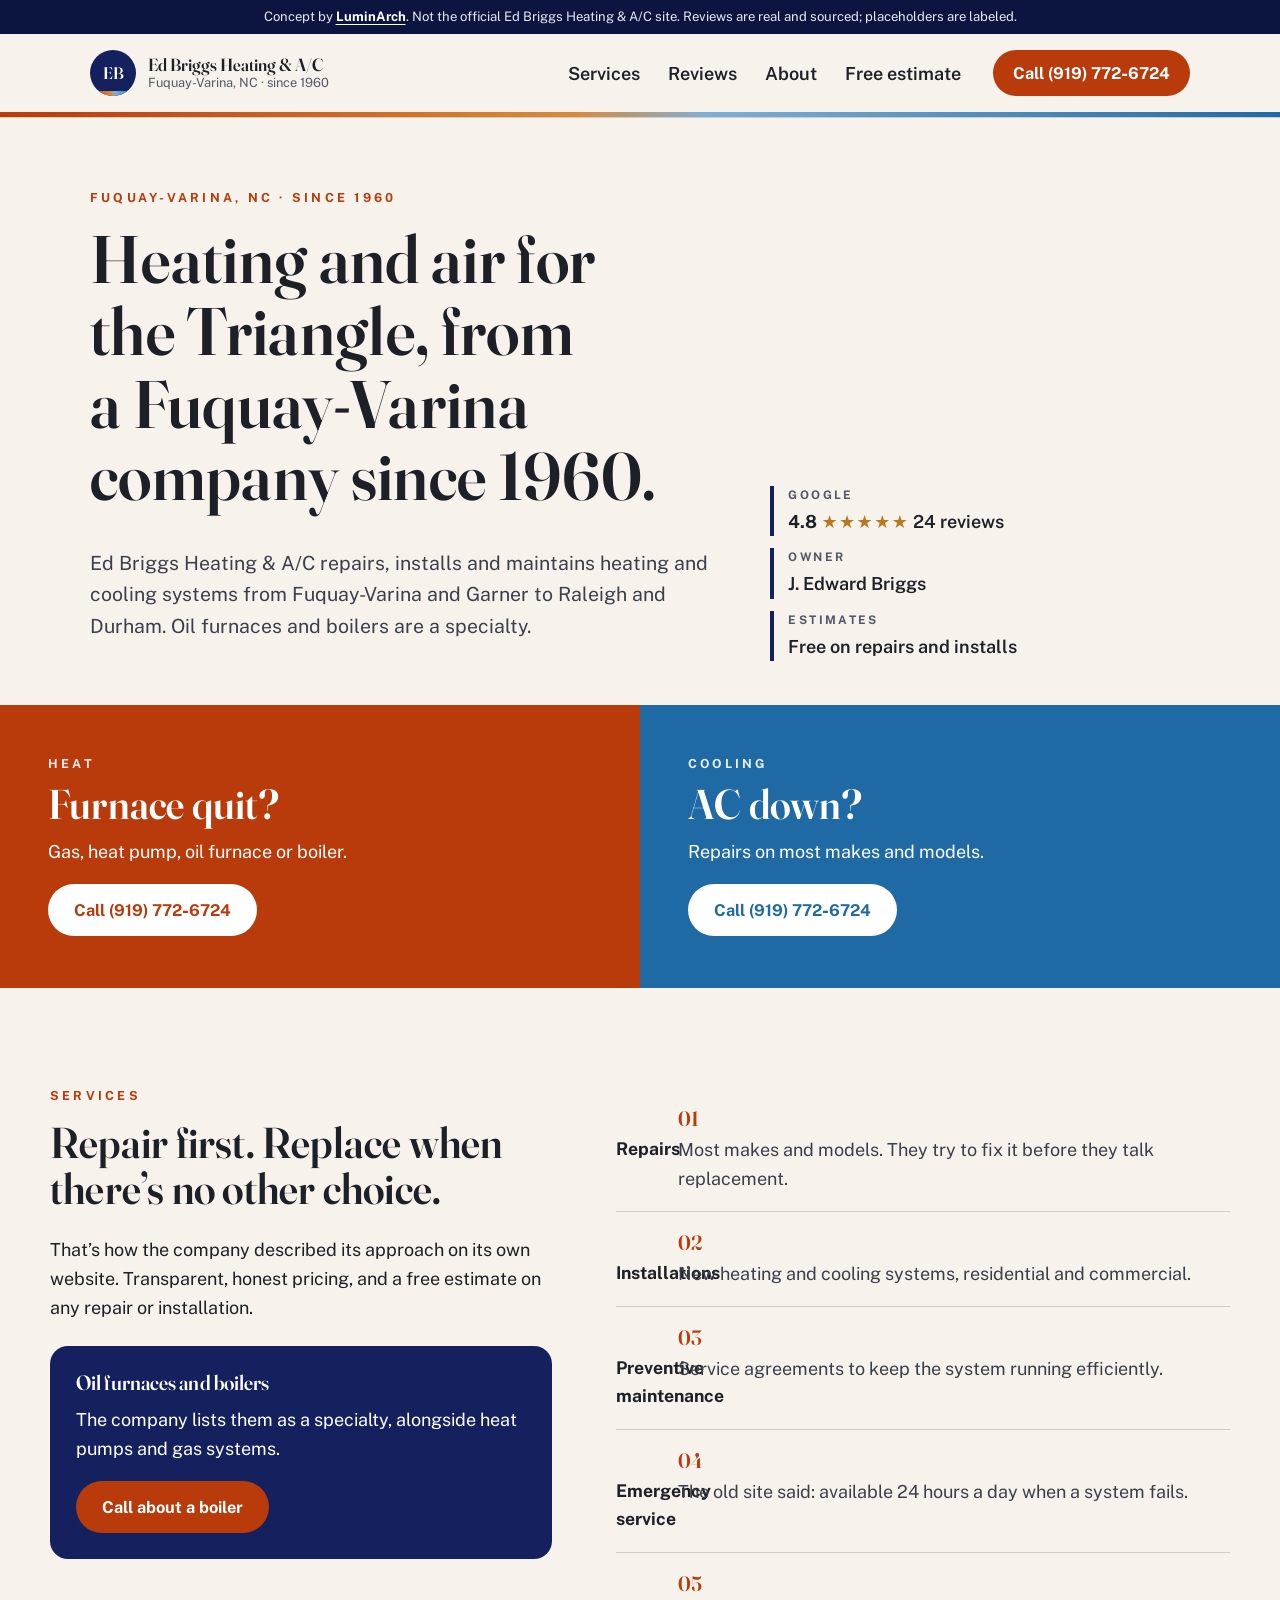
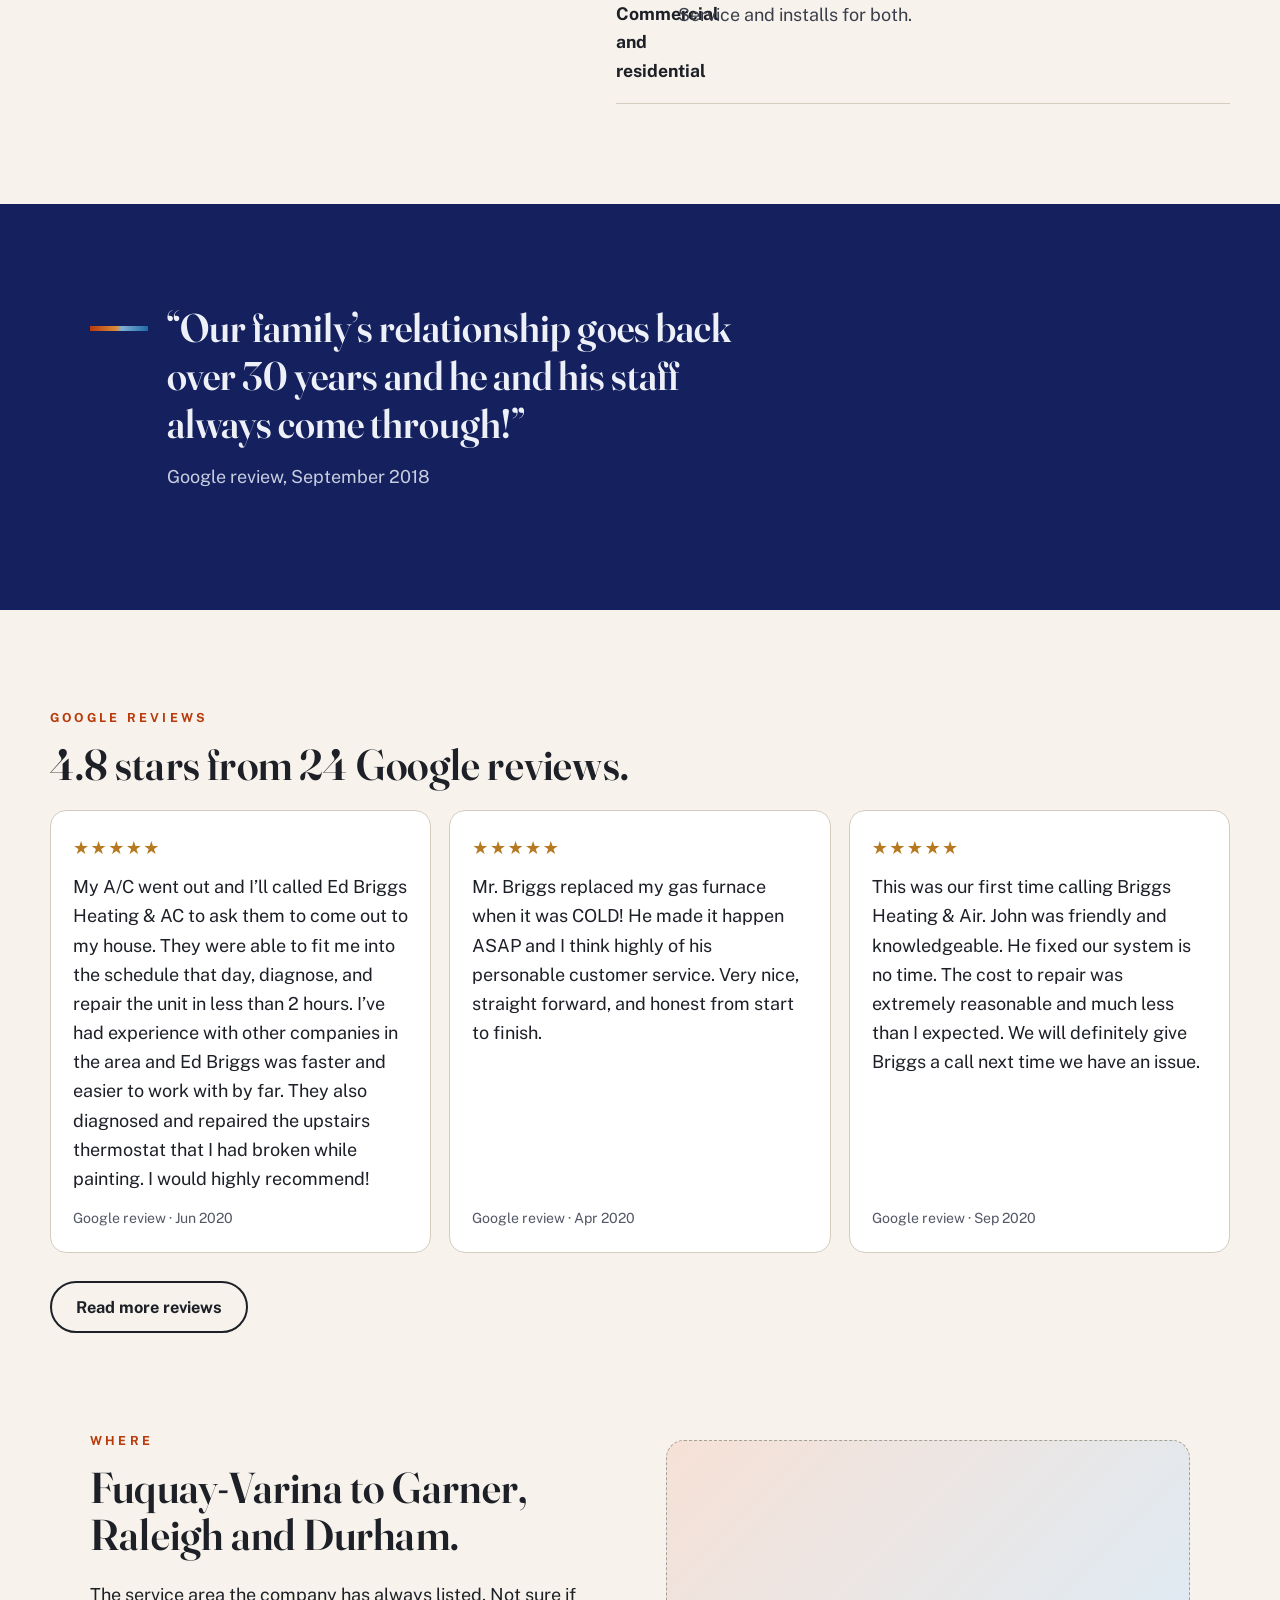
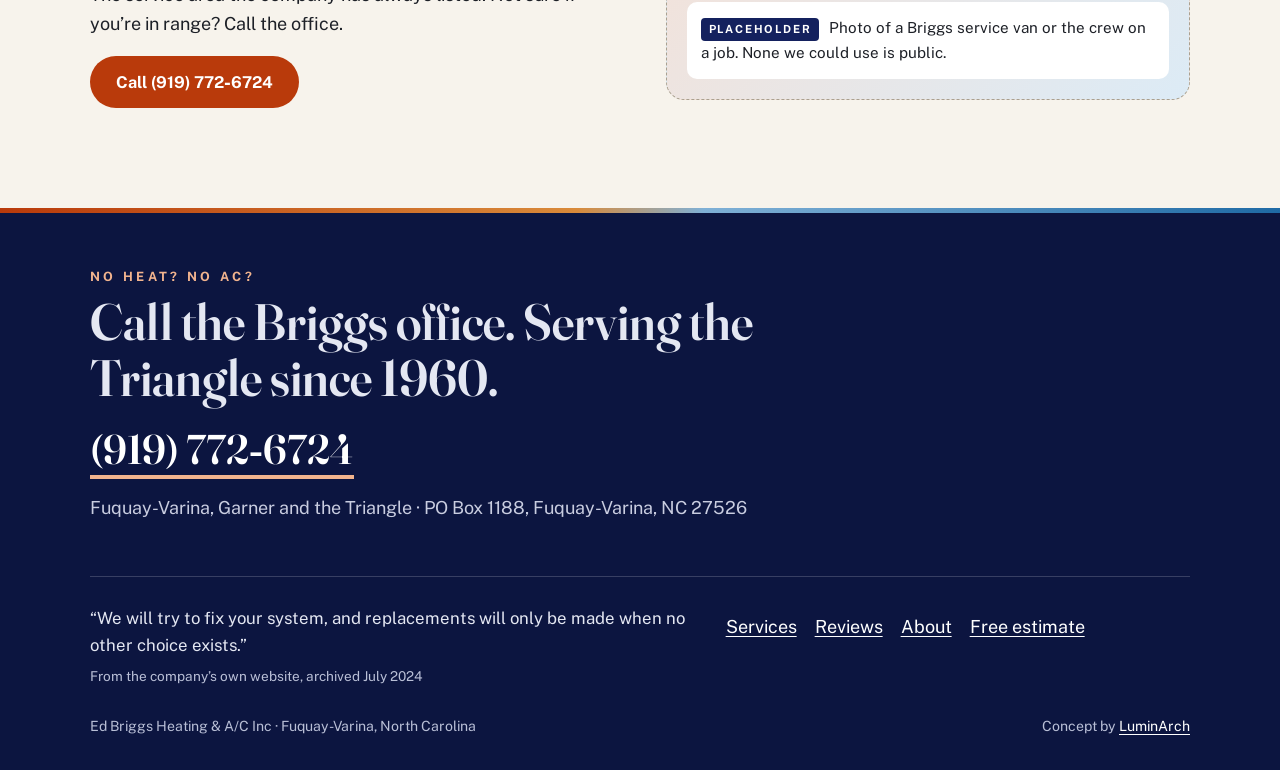
<file: index.html>
<!doctype html><html lang="en" class="no-js"><head><meta charset="utf-8"><meta name="viewport" content="width=device-width,initial-scale=1">
<title>Heating and Air Conditioning | Ed Briggs, Fuquay-Varina NC</title><meta name="description" content="Ed Briggs Heating & A/C has fixed and installed heating and air in Fuquay-Varina, Garner and the Triangle since 1960. Oil furnaces and boilers too. Call today."><link rel="canonical" href="https://ed-briggs-heating-ac-demo.vercel.app/">
<meta property="og:type" content="website"><meta property="og:site_name" content="Ed Briggs Heating &amp; A/C (concept)"><meta property="og:title" content="Heating and Air Conditioning | Ed Briggs, Fuquay-Varina NC"><meta property="og:description" content="Ed Briggs Heating & A/C has fixed and installed heating and air in Fuquay-Varina, Garner and the Triangle since 1960. Oil furnaces and boilers too. Call today."><meta property="og:url" content="https://ed-briggs-heating-ac-demo.vercel.app/"><meta property="og:image" content="https://ed-briggs-heating-ac-demo.vercel.app/og.png">
<meta name="twitter:card" content="summary_large_image"><meta name="twitter:title" content="Heating and Air Conditioning | Ed Briggs, Fuquay-Varina NC"><meta name="twitter:description" content="Ed Briggs Heating & A/C has fixed and installed heating and air in Fuquay-Varina, Garner and the Triangle since 1960. Oil furnaces and boilers too. Call today."><meta name="twitter:image" content="https://ed-briggs-heating-ac-demo.vercel.app/og.png">
<meta name="robots" content="noindex, nofollow"><!-- concept demo, not for indexing -->
<meta name="theme-color" content="#14215e">
<link rel="preload" as="font" type="font/woff2" href="fonts/fraunces-normal-600-latin.woff2" crossorigin>
<link rel="preload" as="font" type="font/woff2" href="fonts/public-sans-normal-400-700-latin.woff2" crossorigin>
<link rel="stylesheet" href="css/design-system.css"><link rel="stylesheet" href="css/components.css"><link rel="stylesheet" href="css/pages.css">
<link rel="icon" href="data:image/svg+xml,%3Csvg xmlns='http://www.w3.org/2000/svg' viewBox='0 0 32 32'%3E%3Ccircle cx='16' cy='16' r='16' fill='%2314215e'/%3E%3Ctext x='16' y='21' font-family='Georgia' font-size='14' fill='%23fff' text-anchor='middle'%3EEB%3C/text%3E%3C/svg%3E">
<script>document.documentElement.classList.replace('no-js','js-ready')</script><script type="application/ld+json">[{"@context": "https://schema.org", "@type": "HVACBusiness", "name": "Ed Briggs Heating & A/C Inc", "url": "https://ed-briggs-heating-ac-demo.vercel.app/", "telephone": "+1-919-772-6724", "foundingDate": "1960", "founder": {"@type": "Person", "name": "J. Edward Briggs"}, "address": {"@type": "PostalAddress", "postOfficeBoxNumber": "1188", "addressLocality": "Fuquay-Varina", "addressRegion": "NC", "postalCode": "27526", "addressCountry": "US"}, "areaServed": ["Fuquay-Varina, NC", "Garner, NC", "Raleigh, NC", "Durham, NC"], "aggregateRating": {"@type": "AggregateRating", "ratingValue": "4.8", "reviewCount": "24"}}, {"@context": "https://schema.org", "@type": "BreadcrumbList", "itemListElement": [{"@type": "ListItem", "position": 1, "name": "Home", "item": "https://ed-briggs-heating-ac-demo.vercel.app/"}]}]</script></head><body>
<a class="skip" href="#main">Skip to content</a>
<div class="demo-bar">Concept by <a href="https://luminarch.pro">LuminArch</a>. Not the official Ed Briggs Heating &amp; A/C site. Reviews are real and sourced; placeholders are labeled.</div>
<header class="top"><div class="wrap nav"><a class="mark" href="index.html"><span class="mk" aria-hidden="true">EB</span><span><b>Ed Briggs Heating &amp; A/C</b><small>Fuquay-Varina, NC &middot; since 1960</small></span></a>
<button class="menu-btn" aria-expanded="false" aria-controls="menu">Menu</button><ul id="menu"><li><a href="services.html">Services</a></li><li><a href="reviews.html">Reviews</a></li><li><a href="about.html">About</a></li><li><a href="contact.html">Free estimate</a></li></ul><a class="btn btn--call" href="tel:+19197726724">Call (919) 772&#8209;6724</a></div><span class="temp" aria-hidden="true"></span></header><main id="main">
<section class="hero"><div class="wrap">
 <div class="hero-top">
  <div><p class="kicker">Fuquay-Varina, NC &middot; since 1960</p>
   <h1>Heating and air for the Triangle, from a Fuquay-Varina company since 1960.</h1>
   <p class="lede">Ed Briggs Heating &amp; A/C repairs, installs and maintains heating and cooling systems from Fuquay-Varina and Garner to Raleigh and Durham. Oil furnaces and boilers are a specialty.</p>
  </div>
  <dl class="hero-facts"><div><dt>Google</dt><dd><b>4.8</b> <span class="stars" aria-hidden="true">&#9733;&#9733;&#9733;&#9733;&#9733;</span> 24 reviews</dd></div><div><dt>Owner</dt><dd>J. Edward Briggs</dd></div><div><dt>Estimates</dt><dd>Free on repairs and installs</dd></div></dl>
 </div>
</div>
<div class="split">
 <div class="half half--heat"><p class="kicker">Heat</p><h2>Furnace quit?</h2><p>Gas, heat pump, oil furnace or boiler.</p><a class="btn" href="tel:+19197726724">Call (919) 772&#8209;6724</a></div>
 <div class="half half--cool"><p class="kicker">Cooling</p><h2>AC down?</h2><p>Repairs on most makes and models.</p><a class="btn" href="tel:+19197726724">Call (919) 772&#8209;6724</a></div>
</div></section>

<section class="svcs wrap" aria-labelledby="sv-h"><div class="svc-grid">
 <div class="rv"><p class="kicker">Services</p><h2 id="sv-h">Repair first. Replace when there&rsquo;s no other choice.</h2><p>That&rsquo;s how the company described its approach on its own website. Transparent, honest pricing, and a free estimate on any repair or installation.</p>
  <div class="oil"><h3>Oil furnaces and boilers</h3><p>The company lists them as a specialty, alongside heat pumps and gas systems.</p><a class="btn btn--call" href="tel:+19197726724">Call about a boiler</a></div></div>
 <ol class="svc-list rv"><li><span class="n">01</span><b>Repairs</b><span>Most makes and models. They try to fix it before they talk replacement.</span></li><li><span class="n">02</span><b>Installations</b><span>New heating and cooling systems, residential and commercial.</span></li><li><span class="n">03</span><b>Preventive maintenance</b><span>Service agreements to keep the system running efficiently.</span></li><li><span class="n">04</span><b>Emergency service</b><span>The old site said: available 24 hours a day when a system fails.</span></li><li><span class="n">05</span><b>Commercial and residential</b><span>Service and installs for both.</span></li></ol>
</div></section>

<section class="promise on-dark" aria-label="A customer, in their words"><div class="wrap">
 <blockquote class="rv">&ldquo;Our family&rsquo;s relationship goes back over 30 years and he and his staff always come through!&rdquo;</blockquote>
 <p class="cap rv">Google review, September 2018</p>
</div></section>

<section class="voices wrap" aria-labelledby="vo-h">
 <p class="kicker">Google reviews</p><h2 id="vo-h">4.8 stars from 24 Google reviews.</h2>
 <div class="strip"><figure class="rcard rv"><span class="stars" aria-label="5 out of 5">&#9733;&#9733;&#9733;&#9733;&#9733;</span><blockquote><p>My A/C went out and I&rsquo;ll called Ed Briggs Heating &amp; AC to ask them to come out to my house. They were able to fit me into the schedule that day, diagnose, and repair the unit in less than 2 hours. I&rsquo;ve had experience with other companies in the area and Ed Briggs was faster and easier to work with by far. They also diagnosed and repaired the upstairs thermostat that I had broken while painting. I would highly recommend!</p></blockquote><figcaption>Google review &middot; <time datetime="2020-06-05">Jun 2020</time></figcaption></figure><figure class="rcard rv"><span class="stars" aria-label="5 out of 5">&#9733;&#9733;&#9733;&#9733;&#9733;</span><blockquote><p>Mr. Briggs replaced my gas furnace when it was COLD! He made it happen ASAP and I think highly of his personable customer service. Very nice, straight forward, and honest from start to finish.</p></blockquote><figcaption>Google review &middot; <time datetime="2020-04-28">Apr 2020</time></figcaption></figure><figure class="rcard rv"><span class="stars" aria-label="5 out of 5">&#9733;&#9733;&#9733;&#9733;&#9733;</span><blockquote><p>This was our first time calling Briggs Heating &amp; Air. John was friendly and knowledgeable. He fixed our system is no time. The cost to repair was extremely reasonable and much less than I expected. We will definitely give Briggs a call next time we have an issue.</p></blockquote><figcaption>Google review &middot; <time datetime="2020-09-23">Sep 2020</time></figcaption></figure></div>
 <a class="btn btn--line rv" href="reviews.html">Read more reviews</a>
</section>

<section class="area wrap" aria-labelledby="ar-h">
 <div class="rv"><p class="kicker">Where</p><h2 id="ar-h">Fuquay-Varina to Garner, Raleigh and Durham.</h2><p>The service area the company has always listed. Not sure if you&rsquo;re in range? Call the office.</p><a class="btn btn--call" href="tel:+19197726724">Call (919) 772&#8209;6724</a></div>
 <div class="phbox rv"><p><span class="ph">Placeholder</span> Photo of a Briggs service van or the crew on a job. None we could use is public.</p></div>
</section>
</main><footer class="site-foot"><span class="temp" aria-hidden="true"></span><div class="wrap">
<div class="sign">
 <p class="sign-k">No heat? No AC?</p>
 <p class="sign-h">Call the Briggs office. Serving the Triangle since 1960.</p>
 <a class="sign-num" href="tel:+19197726724">(919) 772&#8209;6724</a>
 <p class="sign-sub">Fuquay-Varina, Garner and the Triangle &middot; PO Box 1188, Fuquay-Varina, NC 27526</p>
</div>
<div class="foot-grid">
 <p class="foot-quote">&ldquo;We will try to fix your system, and replacements will only be made when no other choice exists.&rdquo;<span>From the company&rsquo;s own website, archived July 2024</span></p>
 <nav aria-label="Footer"><a href="services.html">Services</a><a href="reviews.html">Reviews</a><a href="about.html">About</a><a href="contact.html">Free estimate</a></nav>
</div>
<div class="foot-row"><span>Ed Briggs Heating &amp; A/C Inc &middot; Fuquay-Varina, North Carolina</span><span>Concept by <a href="https://luminarch.pro">LuminArch</a></span></div></div></footer>
<nav class="callbar" aria-label="Quick contact"><a class="cb-call" href="tel:+19197726724">Call (919) 772&#8209;6724</a><a class="cb-q" href="contact.html">Estimate</a></nav>
<script src="js/main.js"></script></body></html>
</file>
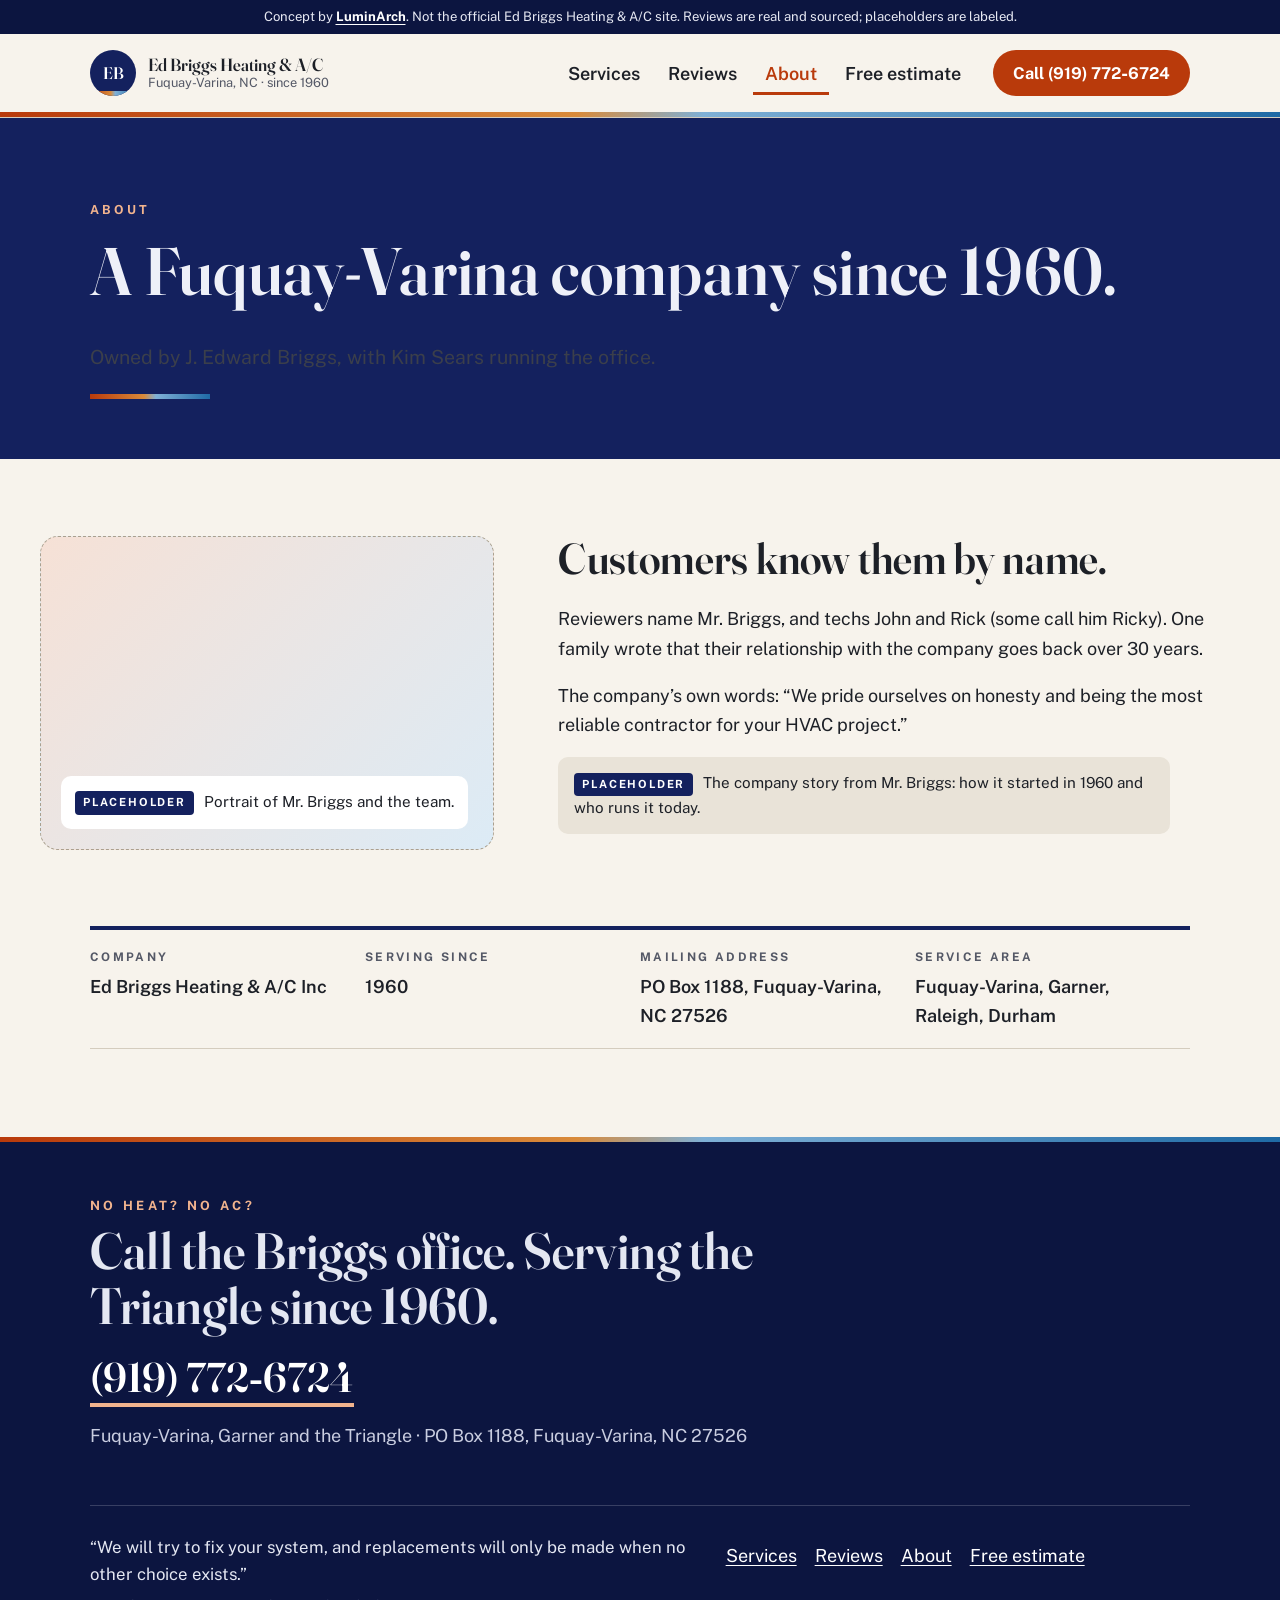
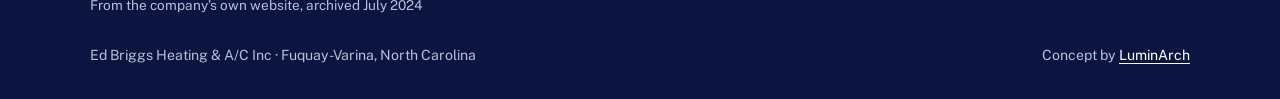
<file: about.html>
<!doctype html><html lang="en" class="no-js"><head><meta charset="utf-8"><meta name="viewport" content="width=device-width,initial-scale=1">
<title>About Ed Briggs Heating & A/C | Fuquay-Varina Since 1960</title><meta name="description" content="Ed Briggs Heating & A/C Inc has served Fuquay-Varina, Garner, Raleigh and Durham since 1960. Owner J. Edward Briggs and his team repair heating and air. Call."><link rel="canonical" href="https://ed-briggs-heating-ac-demo.vercel.app/about.html">
<meta property="og:type" content="website"><meta property="og:site_name" content="Ed Briggs Heating &amp; A/C (concept)"><meta property="og:title" content="About Ed Briggs Heating & A/C | Fuquay-Varina Since 1960"><meta property="og:description" content="Ed Briggs Heating & A/C Inc has served Fuquay-Varina, Garner, Raleigh and Durham since 1960. Owner J. Edward Briggs and his team repair heating and air. Call."><meta property="og:url" content="https://ed-briggs-heating-ac-demo.vercel.app/about.html"><meta property="og:image" content="https://ed-briggs-heating-ac-demo.vercel.app/og.png">
<meta name="twitter:card" content="summary_large_image"><meta name="twitter:title" content="About Ed Briggs Heating & A/C | Fuquay-Varina Since 1960"><meta name="twitter:description" content="Ed Briggs Heating & A/C Inc has served Fuquay-Varina, Garner, Raleigh and Durham since 1960. Owner J. Edward Briggs and his team repair heating and air. Call."><meta name="twitter:image" content="https://ed-briggs-heating-ac-demo.vercel.app/og.png">
<meta name="robots" content="noindex, nofollow"><!-- concept demo, not for indexing -->
<meta name="theme-color" content="#14215e">
<link rel="preload" as="font" type="font/woff2" href="fonts/fraunces-normal-600-latin.woff2" crossorigin>
<link rel="preload" as="font" type="font/woff2" href="fonts/public-sans-normal-400-700-latin.woff2" crossorigin>
<link rel="stylesheet" href="css/design-system.css"><link rel="stylesheet" href="css/components.css"><link rel="stylesheet" href="css/pages.css">
<link rel="icon" href="data:image/svg+xml,%3Csvg xmlns='http://www.w3.org/2000/svg' viewBox='0 0 32 32'%3E%3Ccircle cx='16' cy='16' r='16' fill='%2314215e'/%3E%3Ctext x='16' y='21' font-family='Georgia' font-size='14' fill='%23fff' text-anchor='middle'%3EEB%3C/text%3E%3C/svg%3E">
<script>document.documentElement.classList.replace('no-js','js-ready')</script><script type="application/ld+json">[{"@context": "https://schema.org", "@type": "HVACBusiness", "name": "Ed Briggs Heating & A/C Inc", "url": "https://ed-briggs-heating-ac-demo.vercel.app/", "telephone": "+1-919-772-6724", "foundingDate": "1960", "founder": {"@type": "Person", "name": "J. Edward Briggs"}, "address": {"@type": "PostalAddress", "postOfficeBoxNumber": "1188", "addressLocality": "Fuquay-Varina", "addressRegion": "NC", "postalCode": "27526", "addressCountry": "US"}, "areaServed": ["Fuquay-Varina, NC", "Garner, NC", "Raleigh, NC", "Durham, NC"], "aggregateRating": {"@type": "AggregateRating", "ratingValue": "4.8", "reviewCount": "24"}}, {"@context": "https://schema.org", "@type": "BreadcrumbList", "itemListElement": [{"@type": "ListItem", "position": 1, "name": "Home", "item": "https://ed-briggs-heating-ac-demo.vercel.app/"}, {"@type": "ListItem", "position": 2, "name": "About", "item": "https://ed-briggs-heating-ac-demo.vercel.app/about.html"}]}]</script></head><body>
<a class="skip" href="#main">Skip to content</a>
<div class="demo-bar">Concept by <a href="https://luminarch.pro">LuminArch</a>. Not the official Ed Briggs Heating &amp; A/C site. Reviews are real and sourced; placeholders are labeled.</div>
<header class="top"><div class="wrap nav"><a class="mark" href="index.html"><span class="mk" aria-hidden="true">EB</span><span><b>Ed Briggs Heating &amp; A/C</b><small>Fuquay-Varina, NC &middot; since 1960</small></span></a>
<button class="menu-btn" aria-expanded="false" aria-controls="menu">Menu</button><ul id="menu"><li><a href="services.html">Services</a></li><li><a href="reviews.html">Reviews</a></li><li><a href="about.html" aria-current="page">About</a></li><li><a href="contact.html">Free estimate</a></li></ul><a class="btn btn--call" href="tel:+19197726724">Call (919) 772&#8209;6724</a></div><span class="temp" aria-hidden="true"></span></header><main id="main">
<section class="sub on-dark"><div class="wrap"><p class="kicker">About</p><h1>A Fuquay-Varina company since 1960.</h1><p class="lede">Owned by J. Edward Briggs, with Kim Sears running the office.</p><span class="temp" aria-hidden="true"></span></div></section>
<section class="about">
 <div class="phbox rv"><p><span class="ph">Placeholder</span> Portrait of Mr. Briggs and the team.</p></div>
 <div class="rv">
  <h2>Customers know them by name.</h2>
  <p>Reviewers name Mr. Briggs, and techs John and Rick (some call him Ricky). One family wrote that their relationship with the company goes back over 30 years.</p>
  <p>The company&rsquo;s own words: &ldquo;We pride ourselves on honesty and being the most reliable contractor for your HVAC project.&rdquo;</p>
  <p class="note"><span class="ph">Placeholder</span> The company story from Mr. Briggs: how it started in 1960 and who runs it today.</p>
 </div>
</section>
<section class="wrap facts rv"><h2 class="sr">Company facts</h2><dl>
 <div><dt>Company</dt><dd>Ed Briggs Heating &amp; A/C Inc</dd></div>
 <div><dt>Serving since</dt><dd>1960</dd></div>
 <div><dt>Mailing address</dt><dd>PO Box 1188, Fuquay-Varina, NC 27526</dd></div>
 <div><dt>Service area</dt><dd>Fuquay-Varina, Garner, Raleigh, Durham</dd></div>
</dl></section>
</main><footer class="site-foot"><span class="temp" aria-hidden="true"></span><div class="wrap">
<div class="sign">
 <p class="sign-k">No heat? No AC?</p>
 <p class="sign-h">Call the Briggs office. Serving the Triangle since 1960.</p>
 <a class="sign-num" href="tel:+19197726724">(919) 772&#8209;6724</a>
 <p class="sign-sub">Fuquay-Varina, Garner and the Triangle &middot; PO Box 1188, Fuquay-Varina, NC 27526</p>
</div>
<div class="foot-grid">
 <p class="foot-quote">&ldquo;We will try to fix your system, and replacements will only be made when no other choice exists.&rdquo;<span>From the company&rsquo;s own website, archived July 2024</span></p>
 <nav aria-label="Footer"><a href="services.html">Services</a><a href="reviews.html">Reviews</a><a href="about.html">About</a><a href="contact.html">Free estimate</a></nav>
</div>
<div class="foot-row"><span>Ed Briggs Heating &amp; A/C Inc &middot; Fuquay-Varina, North Carolina</span><span>Concept by <a href="https://luminarch.pro">LuminArch</a></span></div></div></footer>
<nav class="callbar" aria-label="Quick contact"><a class="cb-call" href="tel:+19197726724">Call (919) 772&#8209;6724</a><a class="cb-q" href="contact.html">Estimate</a></nav>
<script src="js/main.js"></script></body></html>
</file>
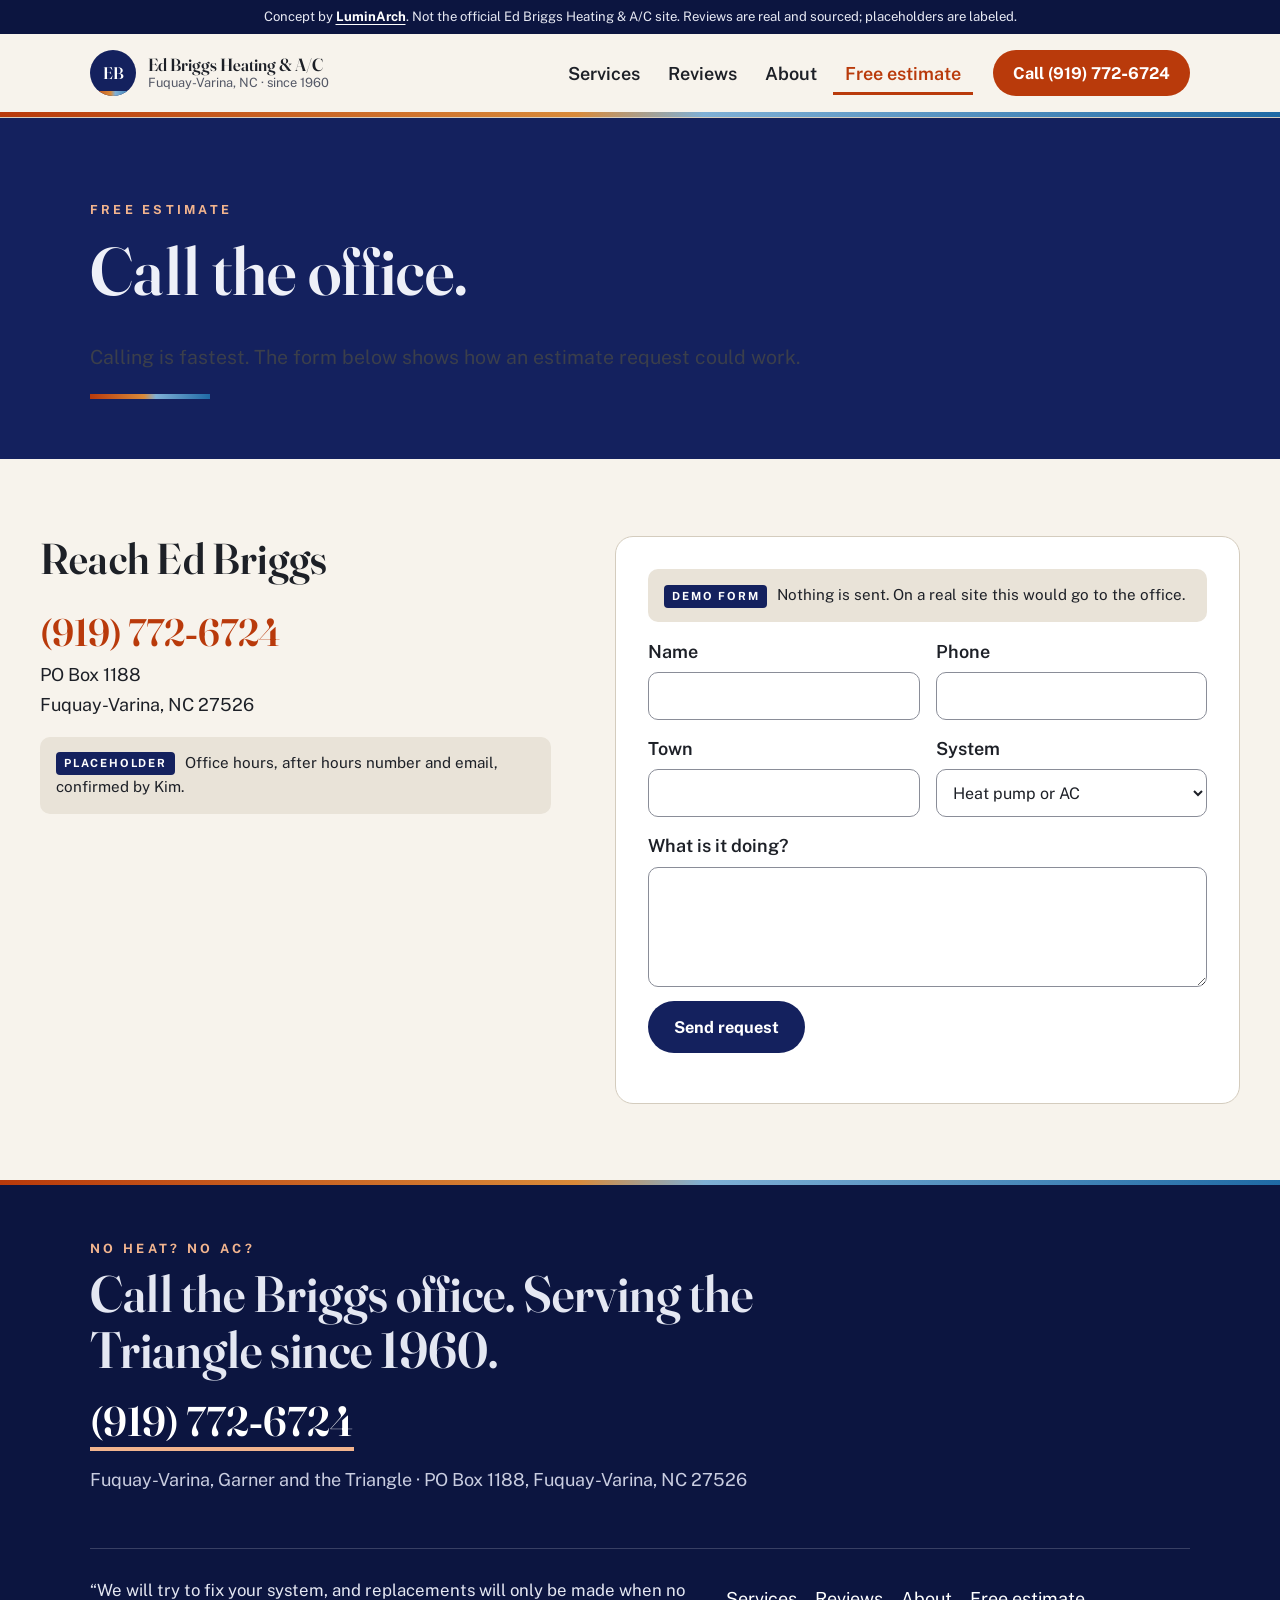
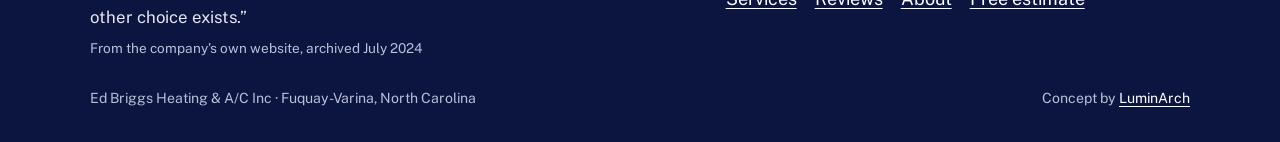
<file: contact.html>
<!doctype html><html lang="en" class="no-js"><head><meta charset="utf-8"><meta name="viewport" content="width=device-width,initial-scale=1">
<title>Free HVAC Estimate | Ed Briggs Heating & A/C, Fuquay-Varina</title><meta name="description" content="Get a free heating or air conditioning estimate from Ed Briggs Heating & A/C in Fuquay-Varina, NC. Call the office at (919) 772-6724 or send the details here."><link rel="canonical" href="https://ed-briggs-heating-ac-demo.vercel.app/contact.html">
<meta property="og:type" content="website"><meta property="og:site_name" content="Ed Briggs Heating &amp; A/C (concept)"><meta property="og:title" content="Free HVAC Estimate | Ed Briggs Heating & A/C, Fuquay-Varina"><meta property="og:description" content="Get a free heating or air conditioning estimate from Ed Briggs Heating & A/C in Fuquay-Varina, NC. Call the office at (919) 772-6724 or send the details here."><meta property="og:url" content="https://ed-briggs-heating-ac-demo.vercel.app/contact.html"><meta property="og:image" content="https://ed-briggs-heating-ac-demo.vercel.app/og.png">
<meta name="twitter:card" content="summary_large_image"><meta name="twitter:title" content="Free HVAC Estimate | Ed Briggs Heating & A/C, Fuquay-Varina"><meta name="twitter:description" content="Get a free heating or air conditioning estimate from Ed Briggs Heating & A/C in Fuquay-Varina, NC. Call the office at (919) 772-6724 or send the details here."><meta name="twitter:image" content="https://ed-briggs-heating-ac-demo.vercel.app/og.png">
<meta name="robots" content="noindex, nofollow"><!-- concept demo, not for indexing -->
<meta name="theme-color" content="#14215e">
<link rel="preload" as="font" type="font/woff2" href="fonts/fraunces-normal-600-latin.woff2" crossorigin>
<link rel="preload" as="font" type="font/woff2" href="fonts/public-sans-normal-400-700-latin.woff2" crossorigin>
<link rel="stylesheet" href="css/design-system.css"><link rel="stylesheet" href="css/components.css"><link rel="stylesheet" href="css/pages.css">
<link rel="icon" href="data:image/svg+xml,%3Csvg xmlns='http://www.w3.org/2000/svg' viewBox='0 0 32 32'%3E%3Ccircle cx='16' cy='16' r='16' fill='%2314215e'/%3E%3Ctext x='16' y='21' font-family='Georgia' font-size='14' fill='%23fff' text-anchor='middle'%3EEB%3C/text%3E%3C/svg%3E">
<script>document.documentElement.classList.replace('no-js','js-ready')</script><script type="application/ld+json">[{"@context": "https://schema.org", "@type": "HVACBusiness", "name": "Ed Briggs Heating & A/C Inc", "url": "https://ed-briggs-heating-ac-demo.vercel.app/", "telephone": "+1-919-772-6724", "foundingDate": "1960", "founder": {"@type": "Person", "name": "J. Edward Briggs"}, "address": {"@type": "PostalAddress", "postOfficeBoxNumber": "1188", "addressLocality": "Fuquay-Varina", "addressRegion": "NC", "postalCode": "27526", "addressCountry": "US"}, "areaServed": ["Fuquay-Varina, NC", "Garner, NC", "Raleigh, NC", "Durham, NC"], "aggregateRating": {"@type": "AggregateRating", "ratingValue": "4.8", "reviewCount": "24"}}, {"@context": "https://schema.org", "@type": "BreadcrumbList", "itemListElement": [{"@type": "ListItem", "position": 1, "name": "Home", "item": "https://ed-briggs-heating-ac-demo.vercel.app/"}, {"@type": "ListItem", "position": 2, "name": "Free estimate", "item": "https://ed-briggs-heating-ac-demo.vercel.app/contact.html"}]}]</script></head><body>
<a class="skip" href="#main">Skip to content</a>
<div class="demo-bar">Concept by <a href="https://luminarch.pro">LuminArch</a>. Not the official Ed Briggs Heating &amp; A/C site. Reviews are real and sourced; placeholders are labeled.</div>
<header class="top"><div class="wrap nav"><a class="mark" href="index.html"><span class="mk" aria-hidden="true">EB</span><span><b>Ed Briggs Heating &amp; A/C</b><small>Fuquay-Varina, NC &middot; since 1960</small></span></a>
<button class="menu-btn" aria-expanded="false" aria-controls="menu">Menu</button><ul id="menu"><li><a href="services.html">Services</a></li><li><a href="reviews.html">Reviews</a></li><li><a href="about.html">About</a></li><li><a href="contact.html" aria-current="page">Free estimate</a></li></ul><a class="btn btn--call" href="tel:+19197726724">Call (919) 772&#8209;6724</a></div><span class="temp" aria-hidden="true"></span></header><main id="main">
<section class="sub on-dark"><div class="wrap"><p class="kicker">Free estimate</p><h1>Call the office.</h1><p class="lede">Calling is fastest. The form below shows how an estimate request could work.</p><span class="temp" aria-hidden="true"></span></div></section>
<section class="contact">
 <div class="rv">
  <h2>Reach Ed Briggs</h2>
  <a class="c-big" href="tel:+19197726724">(919) 772&#8209;6724</a>
  <p>PO Box 1188<br>Fuquay-Varina, NC 27526</p>
  <p class="note"><span class="ph">Placeholder</span> Office hours, after hours number and email, confirmed by Kim.</p>
 </div>
 <form id="qform" class="form rv" novalidate>
  <p class="note"><span class="ph">Demo form</span> Nothing is sent. On a real site this would go to the office.</p>
  <fieldset><legend class="sr">Your details</legend>
   <div class="two"><label>Name<input name="n" autocomplete="name"></label><label>Phone<input name="p" type="tel" autocomplete="tel"></label></div>
   <div class="two"><label>Town<input name="t"></label><label>System<select name="s"><option>Heat pump or AC</option><option>Gas furnace</option><option>Oil furnace or boiler</option><option>Not sure</option></select></label></div>
   <label>What is it doing?<textarea name="m"></textarea></label>
  </fieldset>
  <button class="btn btn--navy" type="submit">Send request</button>
  <p id="qmsg" role="status"></p>
 </form>
</section>
</main><footer class="site-foot"><span class="temp" aria-hidden="true"></span><div class="wrap">
<div class="sign">
 <p class="sign-k">No heat? No AC?</p>
 <p class="sign-h">Call the Briggs office. Serving the Triangle since 1960.</p>
 <a class="sign-num" href="tel:+19197726724">(919) 772&#8209;6724</a>
 <p class="sign-sub">Fuquay-Varina, Garner and the Triangle &middot; PO Box 1188, Fuquay-Varina, NC 27526</p>
</div>
<div class="foot-grid">
 <p class="foot-quote">&ldquo;We will try to fix your system, and replacements will only be made when no other choice exists.&rdquo;<span>From the company&rsquo;s own website, archived July 2024</span></p>
 <nav aria-label="Footer"><a href="services.html">Services</a><a href="reviews.html">Reviews</a><a href="about.html">About</a><a href="contact.html">Free estimate</a></nav>
</div>
<div class="foot-row"><span>Ed Briggs Heating &amp; A/C Inc &middot; Fuquay-Varina, North Carolina</span><span>Concept by <a href="https://luminarch.pro">LuminArch</a></span></div></div></footer>
<nav class="callbar" aria-label="Quick contact"><a class="cb-call" href="tel:+19197726724">Call (919) 772&#8209;6724</a><a class="cb-q" href="contact.html">Estimate</a></nav>
<script src="js/main.js"></script></body></html>
</file>
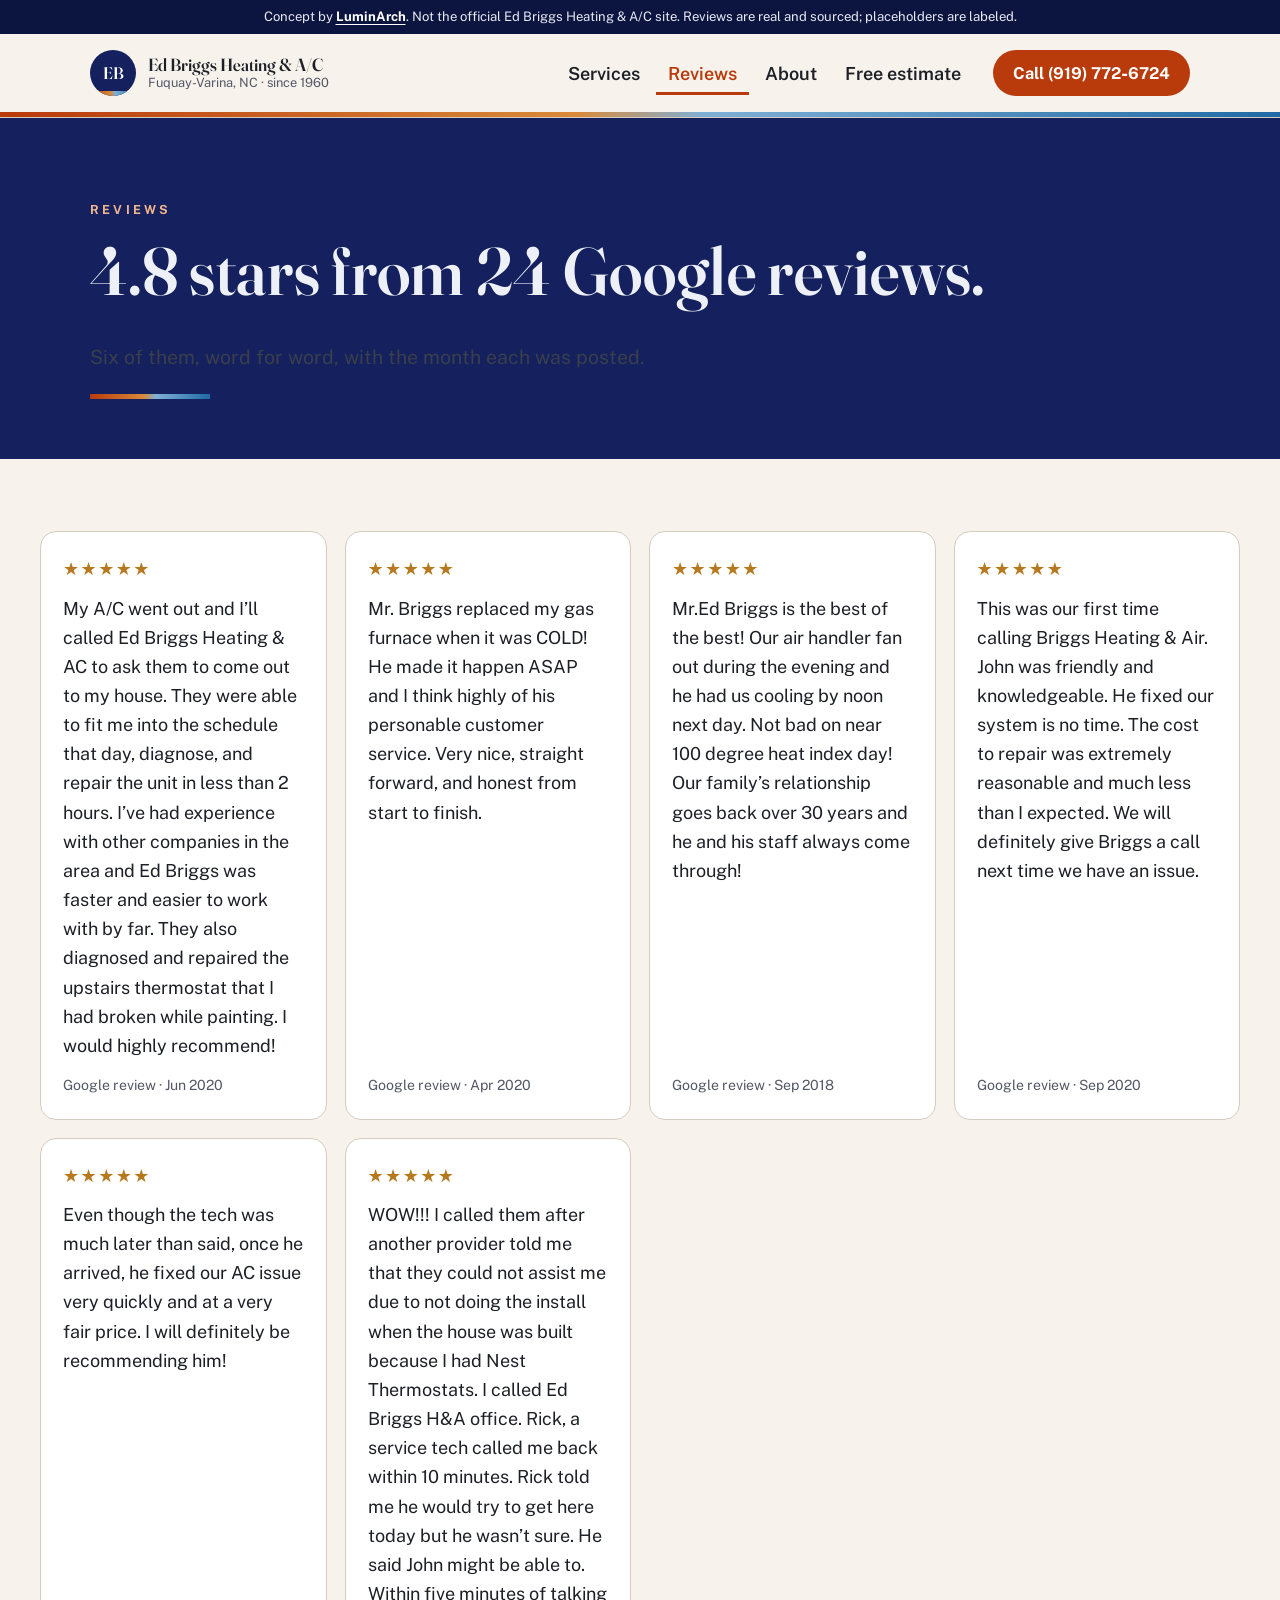
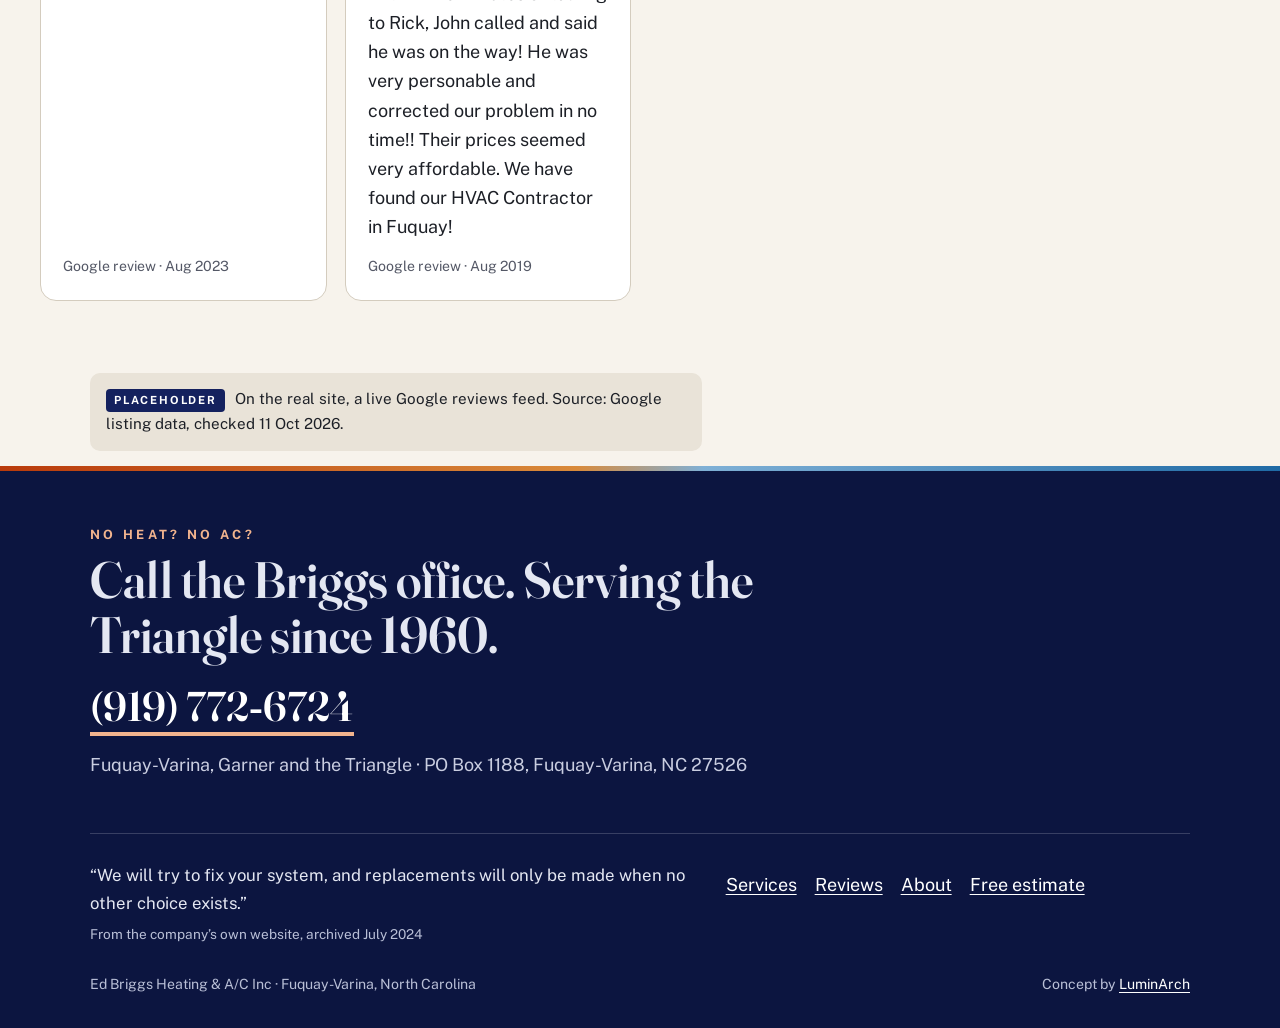
<file: reviews.html>
<!doctype html><html lang="en" class="no-js"><head><meta charset="utf-8"><meta name="viewport" content="width=device-width,initial-scale=1">
<title>Reviews | Ed Briggs Heating & A/C, Fuquay-Varina NC HVAC</title><meta name="description" content="Real Google reviews for Ed Briggs Heating & A/C, quoted word for word with dates. 4.8 stars from 24 reviews for heating and air service in Fuquay-Varina, NC."><link rel="canonical" href="https://ed-briggs-heating-ac-demo.vercel.app/reviews.html">
<meta property="og:type" content="website"><meta property="og:site_name" content="Ed Briggs Heating &amp; A/C (concept)"><meta property="og:title" content="Reviews | Ed Briggs Heating & A/C, Fuquay-Varina NC HVAC"><meta property="og:description" content="Real Google reviews for Ed Briggs Heating & A/C, quoted word for word with dates. 4.8 stars from 24 reviews for heating and air service in Fuquay-Varina, NC."><meta property="og:url" content="https://ed-briggs-heating-ac-demo.vercel.app/reviews.html"><meta property="og:image" content="https://ed-briggs-heating-ac-demo.vercel.app/og.png">
<meta name="twitter:card" content="summary_large_image"><meta name="twitter:title" content="Reviews | Ed Briggs Heating & A/C, Fuquay-Varina NC HVAC"><meta name="twitter:description" content="Real Google reviews for Ed Briggs Heating & A/C, quoted word for word with dates. 4.8 stars from 24 reviews for heating and air service in Fuquay-Varina, NC."><meta name="twitter:image" content="https://ed-briggs-heating-ac-demo.vercel.app/og.png">
<meta name="robots" content="noindex, nofollow"><!-- concept demo, not for indexing -->
<meta name="theme-color" content="#14215e">
<link rel="preload" as="font" type="font/woff2" href="fonts/fraunces-normal-600-latin.woff2" crossorigin>
<link rel="preload" as="font" type="font/woff2" href="fonts/public-sans-normal-400-700-latin.woff2" crossorigin>
<link rel="stylesheet" href="css/design-system.css"><link rel="stylesheet" href="css/components.css"><link rel="stylesheet" href="css/pages.css">
<link rel="icon" href="data:image/svg+xml,%3Csvg xmlns='http://www.w3.org/2000/svg' viewBox='0 0 32 32'%3E%3Ccircle cx='16' cy='16' r='16' fill='%2314215e'/%3E%3Ctext x='16' y='21' font-family='Georgia' font-size='14' fill='%23fff' text-anchor='middle'%3EEB%3C/text%3E%3C/svg%3E">
<script>document.documentElement.classList.replace('no-js','js-ready')</script><script type="application/ld+json">[{"@context": "https://schema.org", "@type": "HVACBusiness", "name": "Ed Briggs Heating & A/C Inc", "url": "https://ed-briggs-heating-ac-demo.vercel.app/", "telephone": "+1-919-772-6724", "foundingDate": "1960", "founder": {"@type": "Person", "name": "J. Edward Briggs"}, "address": {"@type": "PostalAddress", "postOfficeBoxNumber": "1188", "addressLocality": "Fuquay-Varina", "addressRegion": "NC", "postalCode": "27526", "addressCountry": "US"}, "areaServed": ["Fuquay-Varina, NC", "Garner, NC", "Raleigh, NC", "Durham, NC"], "aggregateRating": {"@type": "AggregateRating", "ratingValue": "4.8", "reviewCount": "24"}}, {"@context": "https://schema.org", "@type": "BreadcrumbList", "itemListElement": [{"@type": "ListItem", "position": 1, "name": "Home", "item": "https://ed-briggs-heating-ac-demo.vercel.app/"}, {"@type": "ListItem", "position": 2, "name": "Reviews", "item": "https://ed-briggs-heating-ac-demo.vercel.app/reviews.html"}]}]</script></head><body>
<a class="skip" href="#main">Skip to content</a>
<div class="demo-bar">Concept by <a href="https://luminarch.pro">LuminArch</a>. Not the official Ed Briggs Heating &amp; A/C site. Reviews are real and sourced; placeholders are labeled.</div>
<header class="top"><div class="wrap nav"><a class="mark" href="index.html"><span class="mk" aria-hidden="true">EB</span><span><b>Ed Briggs Heating &amp; A/C</b><small>Fuquay-Varina, NC &middot; since 1960</small></span></a>
<button class="menu-btn" aria-expanded="false" aria-controls="menu">Menu</button><ul id="menu"><li><a href="services.html">Services</a></li><li><a href="reviews.html" aria-current="page">Reviews</a></li><li><a href="about.html">About</a></li><li><a href="contact.html">Free estimate</a></li></ul><a class="btn btn--call" href="tel:+19197726724">Call (919) 772&#8209;6724</a></div><span class="temp" aria-hidden="true"></span></header><main id="main">
<section class="sub on-dark"><div class="wrap"><p class="kicker">Reviews</p><h1>4.8 stars from 24 Google reviews.</h1><p class="lede">Six of them, word for word, with the month each was posted.</p><span class="temp" aria-hidden="true"></span></div></section>
<section class="rv-list"><figure class="rcard rv"><span class="stars" aria-label="5 out of 5">&#9733;&#9733;&#9733;&#9733;&#9733;</span><blockquote><p>My A/C went out and I&rsquo;ll called Ed Briggs Heating &amp; AC to ask them to come out to my house. They were able to fit me into the schedule that day, diagnose, and repair the unit in less than 2 hours. I&rsquo;ve had experience with other companies in the area and Ed Briggs was faster and easier to work with by far. They also diagnosed and repaired the upstairs thermostat that I had broken while painting. I would highly recommend!</p></blockquote><figcaption>Google review &middot; <time datetime="2020-06-05">Jun 2020</time></figcaption></figure><figure class="rcard rv"><span class="stars" aria-label="5 out of 5">&#9733;&#9733;&#9733;&#9733;&#9733;</span><blockquote><p>Mr. Briggs replaced my gas furnace when it was COLD! He made it happen ASAP and I think highly of his personable customer service. Very nice, straight forward, and honest from start to finish.</p></blockquote><figcaption>Google review &middot; <time datetime="2020-04-28">Apr 2020</time></figcaption></figure><figure class="rcard rv"><span class="stars" aria-label="5 out of 5">&#9733;&#9733;&#9733;&#9733;&#9733;</span><blockquote><p>Mr.Ed Briggs is the best of the best! Our air handler fan out during the evening and he had us cooling by noon next day. Not bad on near 100 degree heat index day! Our family&rsquo;s relationship goes back over 30 years and he and his staff always come through!</p></blockquote><figcaption>Google review &middot; <time datetime="2018-09-07">Sep 2018</time></figcaption></figure><figure class="rcard rv"><span class="stars" aria-label="5 out of 5">&#9733;&#9733;&#9733;&#9733;&#9733;</span><blockquote><p>This was our first time calling Briggs Heating &amp; Air. John was friendly and knowledgeable. He fixed our system is no time. The cost to repair was extremely reasonable and much less than I expected. We will definitely give Briggs a call next time we have an issue.</p></blockquote><figcaption>Google review &middot; <time datetime="2020-09-23">Sep 2020</time></figcaption></figure><figure class="rcard rv"><span class="stars" aria-label="5 out of 5">&#9733;&#9733;&#9733;&#9733;&#9733;</span><blockquote><p>Even though the tech was much later than said, once he arrived, he fixed our AC issue very quickly and at a very fair price. I will definitely be recommending him!</p></blockquote><figcaption>Google review &middot; <time datetime="2023-08-12">Aug 2023</time></figcaption></figure><figure class="rcard rv"><span class="stars" aria-label="5 out of 5">&#9733;&#9733;&#9733;&#9733;&#9733;</span><blockquote><p>WOW!!! I called them after another provider told me that they could not assist me due to not doing the install when the house was built because I had Nest Thermostats. I called Ed Briggs H&amp;A office. Rick, a service tech called me back within 10 minutes. Rick told me he would try to get here today but he wasn&rsquo;t sure. He said John might be able to. Within five minutes of talking to Rick, John called and said he was on the way! He was very personable and corrected our problem in no time!! Their prices seemed very affordable. We have found our HVAC Contractor in Fuquay!</p></blockquote><figcaption>Google review &middot; <time datetime="2019-08-21">Aug 2019</time></figcaption></figure></section>
<section class="wrap"><p class="note rv"><span class="ph">Placeholder</span> On the real site, a live Google reviews feed. Source: Google listing data, checked 11 Oct 2026.</p></section>
</main><footer class="site-foot"><span class="temp" aria-hidden="true"></span><div class="wrap">
<div class="sign">
 <p class="sign-k">No heat? No AC?</p>
 <p class="sign-h">Call the Briggs office. Serving the Triangle since 1960.</p>
 <a class="sign-num" href="tel:+19197726724">(919) 772&#8209;6724</a>
 <p class="sign-sub">Fuquay-Varina, Garner and the Triangle &middot; PO Box 1188, Fuquay-Varina, NC 27526</p>
</div>
<div class="foot-grid">
 <p class="foot-quote">&ldquo;We will try to fix your system, and replacements will only be made when no other choice exists.&rdquo;<span>From the company&rsquo;s own website, archived July 2024</span></p>
 <nav aria-label="Footer"><a href="services.html">Services</a><a href="reviews.html">Reviews</a><a href="about.html">About</a><a href="contact.html">Free estimate</a></nav>
</div>
<div class="foot-row"><span>Ed Briggs Heating &amp; A/C Inc &middot; Fuquay-Varina, North Carolina</span><span>Concept by <a href="https://luminarch.pro">LuminArch</a></span></div></div></footer>
<nav class="callbar" aria-label="Quick contact"><a class="cb-call" href="tel:+19197726724">Call (919) 772&#8209;6724</a><a class="cb-q" href="contact.html">Estimate</a></nav>
<script src="js/main.js"></script></body></html>
</file>
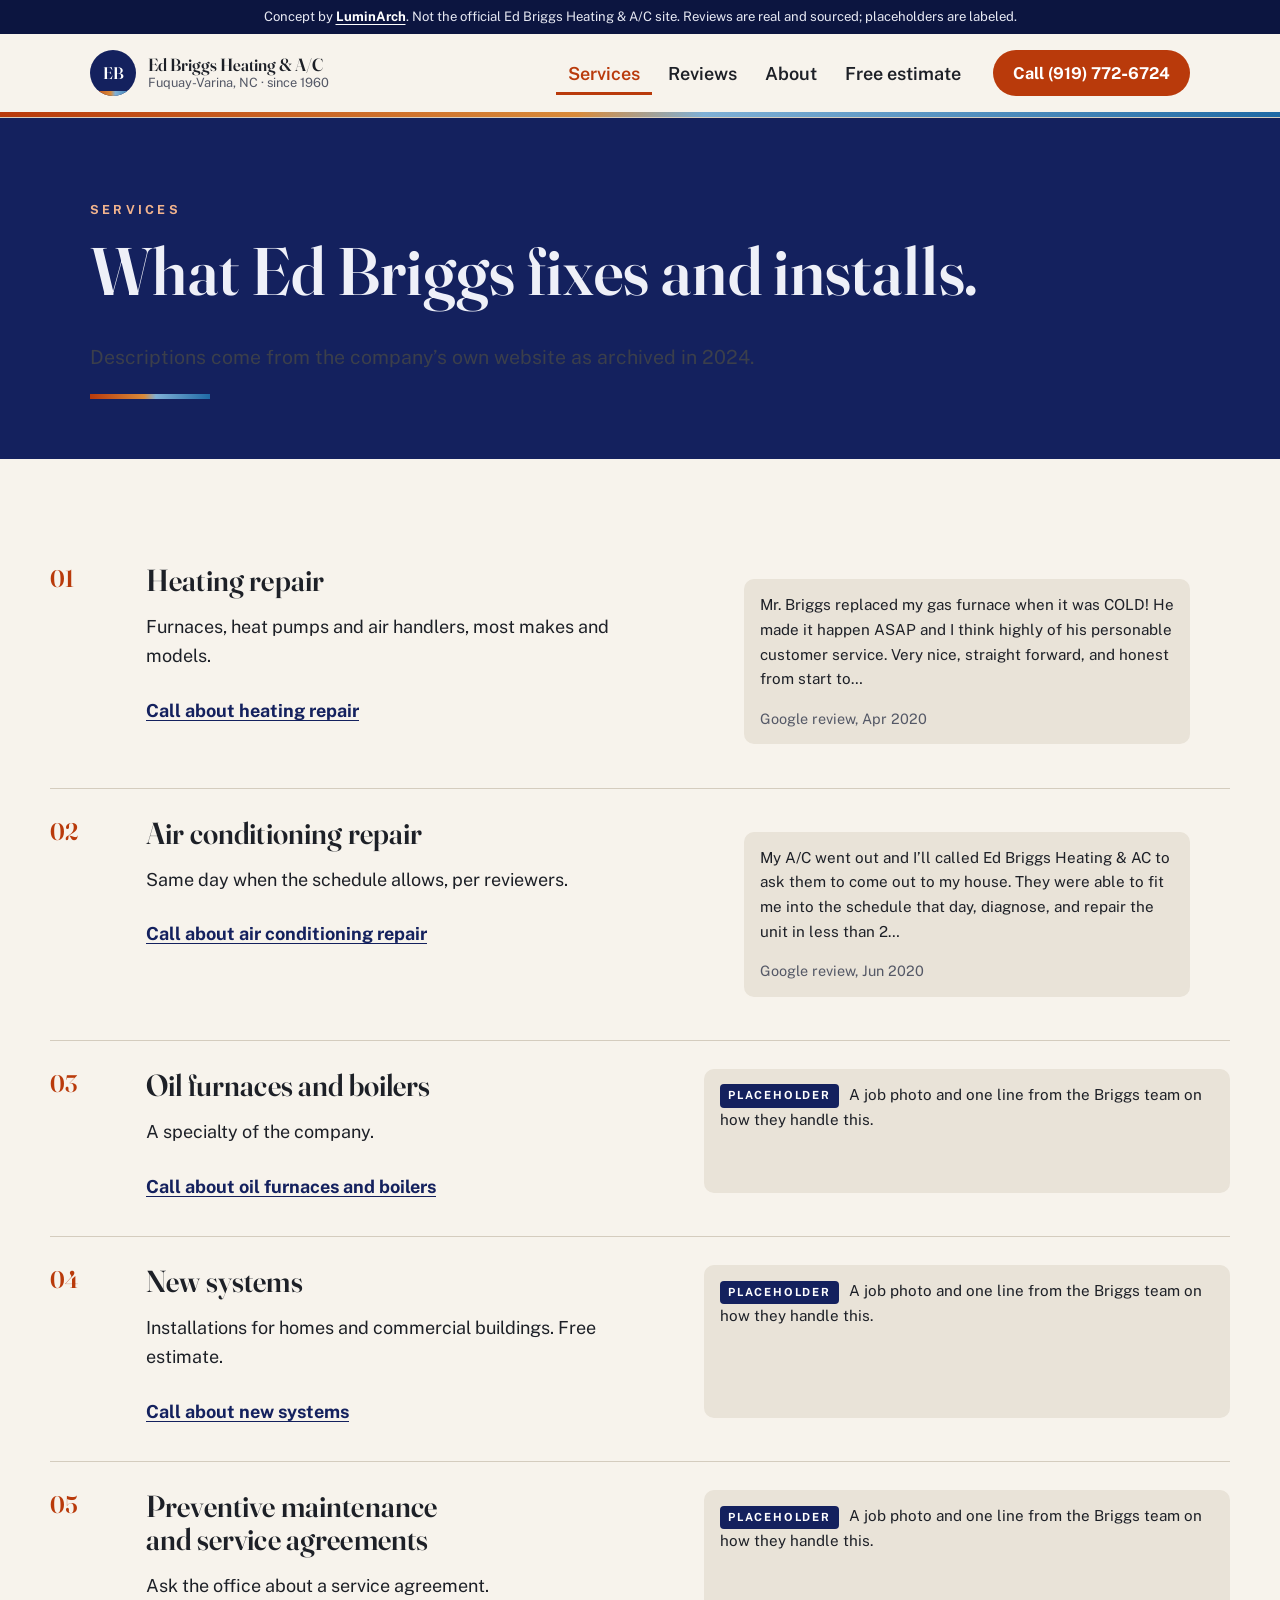
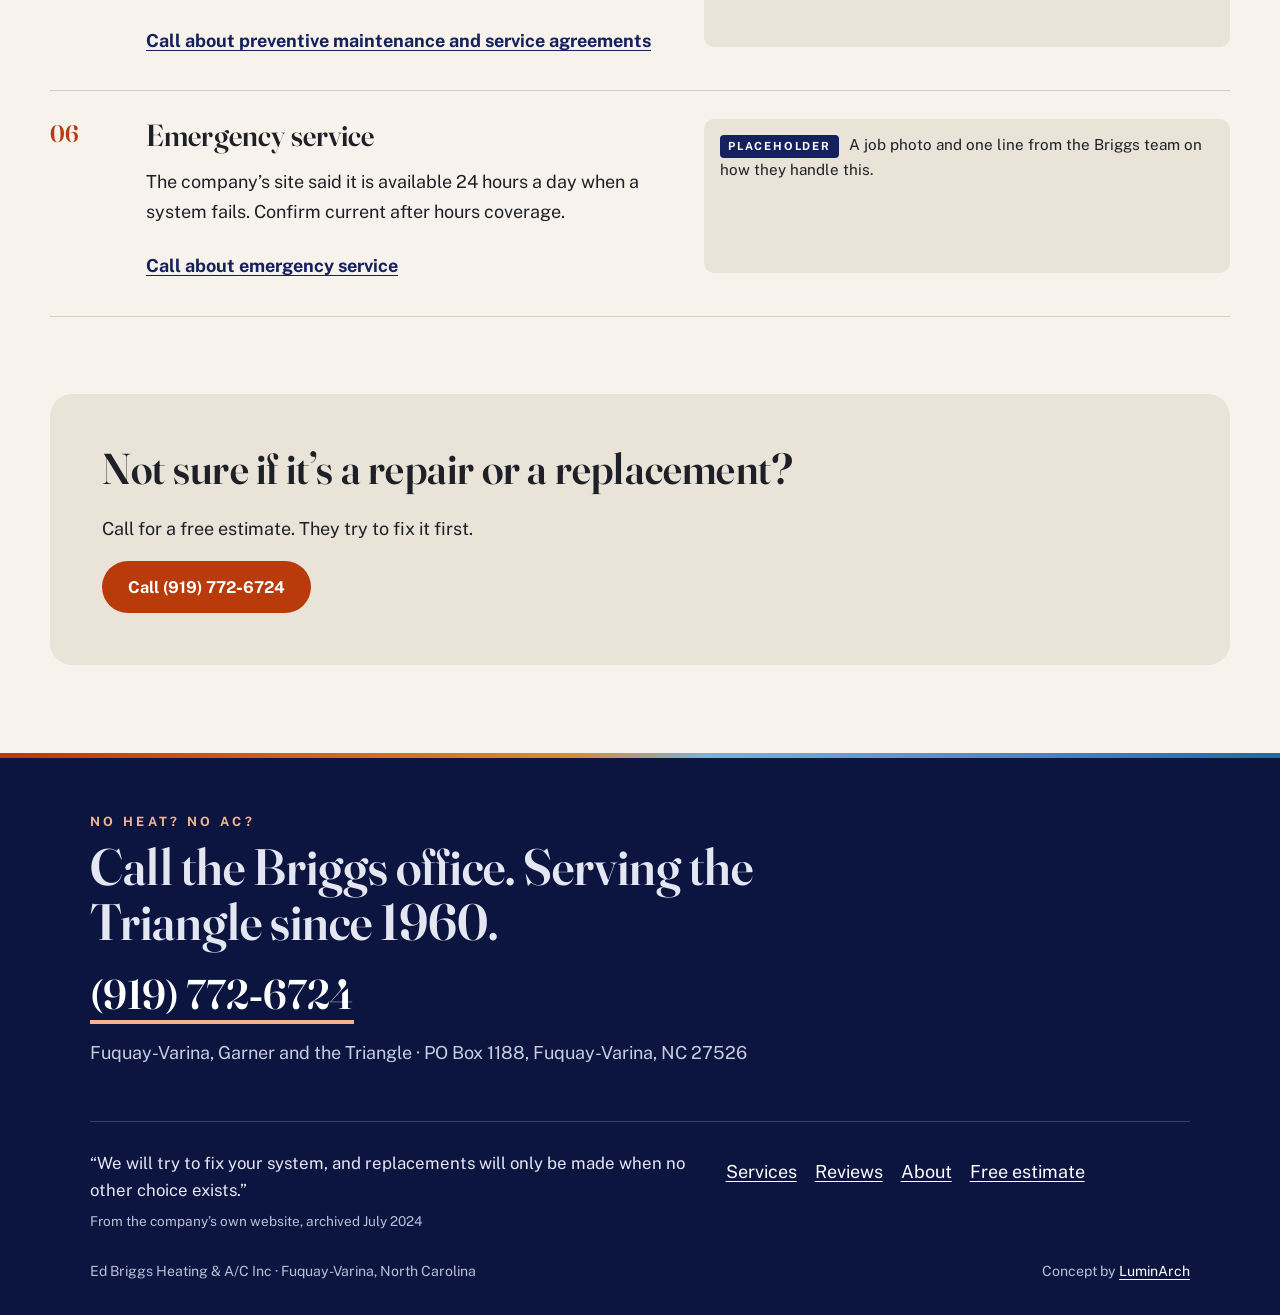
<file: services.html>
<!doctype html><html lang="en" class="no-js"><head><meta charset="utf-8"><meta name="viewport" content="width=device-width,initial-scale=1">
<title>HVAC Repair, Boilers and New Systems | Ed Briggs, Fuquay</title><meta name="description" content="Heating and AC repair, oil furnaces and boilers, new systems and maintenance agreements from Ed Briggs Heating & A/C in Fuquay-Varina, NC. Free estimates. Call."><link rel="canonical" href="https://ed-briggs-heating-ac-demo.vercel.app/services.html">
<meta property="og:type" content="website"><meta property="og:site_name" content="Ed Briggs Heating &amp; A/C (concept)"><meta property="og:title" content="HVAC Repair, Boilers and New Systems | Ed Briggs, Fuquay"><meta property="og:description" content="Heating and AC repair, oil furnaces and boilers, new systems and maintenance agreements from Ed Briggs Heating & A/C in Fuquay-Varina, NC. Free estimates. Call."><meta property="og:url" content="https://ed-briggs-heating-ac-demo.vercel.app/services.html"><meta property="og:image" content="https://ed-briggs-heating-ac-demo.vercel.app/og.png">
<meta name="twitter:card" content="summary_large_image"><meta name="twitter:title" content="HVAC Repair, Boilers and New Systems | Ed Briggs, Fuquay"><meta name="twitter:description" content="Heating and AC repair, oil furnaces and boilers, new systems and maintenance agreements from Ed Briggs Heating & A/C in Fuquay-Varina, NC. Free estimates. Call."><meta name="twitter:image" content="https://ed-briggs-heating-ac-demo.vercel.app/og.png">
<meta name="robots" content="noindex, nofollow"><!-- concept demo, not for indexing -->
<meta name="theme-color" content="#14215e">
<link rel="preload" as="font" type="font/woff2" href="fonts/fraunces-normal-600-latin.woff2" crossorigin>
<link rel="preload" as="font" type="font/woff2" href="fonts/public-sans-normal-400-700-latin.woff2" crossorigin>
<link rel="stylesheet" href="css/design-system.css"><link rel="stylesheet" href="css/components.css"><link rel="stylesheet" href="css/pages.css">
<link rel="icon" href="data:image/svg+xml,%3Csvg xmlns='http://www.w3.org/2000/svg' viewBox='0 0 32 32'%3E%3Ccircle cx='16' cy='16' r='16' fill='%2314215e'/%3E%3Ctext x='16' y='21' font-family='Georgia' font-size='14' fill='%23fff' text-anchor='middle'%3EEB%3C/text%3E%3C/svg%3E">
<script>document.documentElement.classList.replace('no-js','js-ready')</script><script type="application/ld+json">[{"@context": "https://schema.org", "@type": "HVACBusiness", "name": "Ed Briggs Heating & A/C Inc", "url": "https://ed-briggs-heating-ac-demo.vercel.app/", "telephone": "+1-919-772-6724", "foundingDate": "1960", "founder": {"@type": "Person", "name": "J. Edward Briggs"}, "address": {"@type": "PostalAddress", "postOfficeBoxNumber": "1188", "addressLocality": "Fuquay-Varina", "addressRegion": "NC", "postalCode": "27526", "addressCountry": "US"}, "areaServed": ["Fuquay-Varina, NC", "Garner, NC", "Raleigh, NC", "Durham, NC"], "aggregateRating": {"@type": "AggregateRating", "ratingValue": "4.8", "reviewCount": "24"}}, {"@context": "https://schema.org", "@type": "Service", "serviceType": "Heating and air conditioning installation, repair and maintenance", "provider": {"@type": "HVACBusiness", "name": "Ed Briggs Heating & A/C Inc"}, "areaServed": "Fuquay-Varina, NC"}, {"@context": "https://schema.org", "@type": "BreadcrumbList", "itemListElement": [{"@type": "ListItem", "position": 1, "name": "Home", "item": "https://ed-briggs-heating-ac-demo.vercel.app/"}, {"@type": "ListItem", "position": 2, "name": "Services", "item": "https://ed-briggs-heating-ac-demo.vercel.app/services.html"}]}]</script></head><body>
<a class="skip" href="#main">Skip to content</a>
<div class="demo-bar">Concept by <a href="https://luminarch.pro">LuminArch</a>. Not the official Ed Briggs Heating &amp; A/C site. Reviews are real and sourced; placeholders are labeled.</div>
<header class="top"><div class="wrap nav"><a class="mark" href="index.html"><span class="mk" aria-hidden="true">EB</span><span><b>Ed Briggs Heating &amp; A/C</b><small>Fuquay-Varina, NC &middot; since 1960</small></span></a>
<button class="menu-btn" aria-expanded="false" aria-controls="menu">Menu</button><ul id="menu"><li><a href="services.html" aria-current="page">Services</a></li><li><a href="reviews.html">Reviews</a></li><li><a href="about.html">About</a></li><li><a href="contact.html">Free estimate</a></li></ul><a class="btn btn--call" href="tel:+19197726724">Call (919) 772&#8209;6724</a></div><span class="temp" aria-hidden="true"></span></header><main id="main">
<section class="sub on-dark"><div class="wrap"><p class="kicker">Services</p><h1>What Ed Briggs fixes and installs.</h1><p class="lede">Descriptions come from the company&rsquo;s own website as archived in 2024.</p><span class="temp" aria-hidden="true"></span></div></section>
<section class="wrap rows"><article class="row rv"><span class="n">01</span><div><h2>Heating repair</h2><p>Furnaces, heat pumps and air handlers, most makes and models.</p><a class="tl" href="tel:+19197726724">Call about heating repair</a></div><blockquote class="note"><p>Mr. Briggs replaced my gas furnace when it was COLD! He made it happen ASAP and I think highly of his personable customer service. Very nice, straight forward, and honest from start to&hellip;</p><footer class="fine">Google review, Apr 2020</footer></blockquote></article><article class="row rv"><span class="n">02</span><div><h2>Air conditioning repair</h2><p>Same day when the schedule allows, per reviewers.</p><a class="tl" href="tel:+19197726724">Call about air conditioning repair</a></div><blockquote class="note"><p>My A/C went out and I&rsquo;ll called Ed Briggs Heating &amp; AC to ask them to come out to my house. They were able to fit me into the schedule that day, diagnose, and repair the unit in less than 2&hellip;</p><footer class="fine">Google review, Jun 2020</footer></blockquote></article><article class="row rv"><span class="n">03</span><div><h2>Oil furnaces and boilers</h2><p>A specialty of the company.</p><a class="tl" href="tel:+19197726724">Call about oil furnaces and boilers</a></div><p class="note"><span class="ph">Placeholder</span> A job photo and one line from the Briggs team on how they handle this.</p></article><article class="row rv"><span class="n">04</span><div><h2>New systems</h2><p>Installations for homes and commercial buildings. Free estimate.</p><a class="tl" href="tel:+19197726724">Call about new systems</a></div><p class="note"><span class="ph">Placeholder</span> A job photo and one line from the Briggs team on how they handle this.</p></article><article class="row rv"><span class="n">05</span><div><h2>Preventive maintenance and service agreements</h2><p>Ask the office about a service agreement.</p><a class="tl" href="tel:+19197726724">Call about preventive maintenance and service agreements</a></div><p class="note"><span class="ph">Placeholder</span> A job photo and one line from the Briggs team on how they handle this.</p></article><article class="row rv"><span class="n">06</span><div><h2>Emergency service</h2><p>The company&rsquo;s site said it is available 24 hours a day when a system fails. Confirm current after hours coverage.</p><a class="tl" href="tel:+19197726724">Call about emergency service</a></div><p class="note"><span class="ph">Placeholder</span> A job photo and one line from the Briggs team on how they handle this.</p></article></section>
<section class="wrap band rv"><h2>Not sure if it&rsquo;s a repair or a replacement?</h2><p>Call for a free estimate. They try to fix it first.</p><a class="btn btn--call" href="tel:+19197726724">Call (919) 772&#8209;6724</a></section>
</main><footer class="site-foot"><span class="temp" aria-hidden="true"></span><div class="wrap">
<div class="sign">
 <p class="sign-k">No heat? No AC?</p>
 <p class="sign-h">Call the Briggs office. Serving the Triangle since 1960.</p>
 <a class="sign-num" href="tel:+19197726724">(919) 772&#8209;6724</a>
 <p class="sign-sub">Fuquay-Varina, Garner and the Triangle &middot; PO Box 1188, Fuquay-Varina, NC 27526</p>
</div>
<div class="foot-grid">
 <p class="foot-quote">&ldquo;We will try to fix your system, and replacements will only be made when no other choice exists.&rdquo;<span>From the company&rsquo;s own website, archived July 2024</span></p>
 <nav aria-label="Footer"><a href="services.html">Services</a><a href="reviews.html">Reviews</a><a href="about.html">About</a><a href="contact.html">Free estimate</a></nav>
</div>
<div class="foot-row"><span>Ed Briggs Heating &amp; A/C Inc &middot; Fuquay-Varina, North Carolina</span><span>Concept by <a href="https://luminarch.pro">LuminArch</a></span></div></div></footer>
<nav class="callbar" aria-label="Quick contact"><a class="cb-call" href="tel:+19197726724">Call (919) 772&#8209;6724</a><a class="cb-q" href="contact.html">Estimate</a></nav>
<script src="js/main.js"></script></body></html>
</file>
<file: css/design-system.css>
@font-face{font-family:'Fraunces';font-style:normal;font-weight:600;font-display:swap;src:url(../fonts/fraunces-normal-600-latin.woff2) format('woff2')}
@font-face{font-family:'Public Sans';font-style:normal;font-weight:400 700;font-display:swap;src:url(../fonts/public-sans-normal-400-700-latin.woff2) format('woff2')}
:root{--navy:#14215e;--navy-dk:#0c1540;--ember:#b93a0b;--ember-lt:#f6e1d6;--frost:#1f6aa5;--frost-lt:#dcebf6;--cream:#f7f3ec;--stone:#e9e3d8;--ink:#1d2027;--muted:#545866;--line:#d4ccbe;
--disp:'Fraunces',Georgia,serif;--body:'Public Sans',system-ui,-apple-system,'Segoe UI',sans-serif;--ease:cubic-bezier(.16,1,.3,1);--wrap:1180px;--temp:linear-gradient(90deg,var(--ember),#d98a3a 45%,#7fb0d6 55%,var(--frost))}
*,*::before,*::after{box-sizing:border-box}
html{-webkit-text-size-adjust:100%;scroll-behavior:smooth}
body{margin:0;background:var(--cream);color:var(--ink);font:400 18px/1.62 var(--body);overflow-x:hidden}
img{max-width:100%;height:auto;display:block}
h1,h2,h3{font-family:var(--disp);font-weight:600;line-height:1.08;letter-spacing:.005em;margin:0 0 .5em;text-wrap:balance}
h1{font-size:clamp(2.1rem,5.6vw,4.2rem)}h2{font-size:clamp(1.7rem,3.6vw,2.7rem)}h3{font-size:1.3rem}
p{margin:0 0 1em;max-width:68ch}
a{color:var(--navy);text-underline-offset:3px}
:focus-visible{outline:3px solid var(--ember);outline-offset:3px}
.wrap{max-width:var(--wrap);margin:0 auto;padding:0 clamp(16px,4vw,40px)}
.sr{position:absolute;width:1px;height:1px;overflow:hidden;clip:rect(0 0 0 0)}
.kicker{font:700 .78rem/1.3 var(--body);letter-spacing:.26em;text-transform:uppercase;color:var(--ember);margin:0 0 1rem}
.on-dark{background:var(--navy);color:#eef0f8}.on-dark .kicker{color:#f2b48e}.on-dark a:not(.btn){color:#fff}
.fine{font-size:.9rem;color:var(--muted)}.on-dark .fine{color:#c3c8dc}
@media (prefers-reduced-motion:reduce){*{animation:none!important;transition:none!important;scroll-behavior:auto!important}}
</file>
<file: css/components.css>
.skip{position:absolute;left:-999px;top:0;background:#fff;color:var(--ink);padding:12px 16px;z-index:99}.skip:focus{left:8px}
.demo-bar{background:var(--navy-dk);color:#e7e9f3;font-size:.82rem;line-height:1.4;padding:8px clamp(16px,4vw,40px);text-align:center}
.demo-bar a{color:#fff;font-weight:700;display:inline-block;padding:12px 0;margin:-12px 0}
.temp{display:block;height:5px;background:var(--temp)}
.top{background:var(--cream);border-bottom:1px solid var(--line);position:relative;z-index:20}
.nav{display:flex;align-items:center;gap:20px;min-height:78px}
.mark{display:flex;align-items:center;gap:12px;text-decoration:none;color:var(--ink);margin-right:auto;min-height:44px;min-width:0}
.mk{flex:none;width:46px;height:46px;border-radius:50%;background:var(--navy);color:#fff;display:grid;place-items:center;font:600 1.05rem var(--disp);position:relative;overflow:hidden}
.mk::after{content:"";position:absolute;left:0;right:0;bottom:0;height:5px;background:var(--temp)}
.mark b{font-family:var(--disp);font-weight:600;font-size:1.1rem;line-height:1.1;display:block}
.mark small{display:block;font-size:.8rem;color:var(--muted);line-height:1.3}
#menu{list-style:none;display:flex;gap:4px;margin:0;padding:0}
#menu a{white-space:nowrap;display:flex;align-items:center;min-height:44px;padding:0 12px;color:var(--ink);text-decoration:none;font-weight:600}
#menu a[aria-current]{color:var(--ember);box-shadow:inset 0 -3px 0 var(--ember)}
#menu a:hover{color:var(--ember)}
.menu-btn{display:none;font:700 1rem var(--body);background:none;border:2px solid var(--navy);border-radius:999px;min-height:44px;min-width:70px;padding:0 16px;cursor:pointer;color:var(--navy)}
.btn{display:inline-flex;align-items:center;justify-content:center;gap:.5em;min-height:52px;padding:0 24px;border-radius:999px;font:700 1.02rem var(--body);text-decoration:none;border:2px solid transparent;cursor:pointer;transition:transform .2s var(--ease),background .2s}
.btn:hover{transform:translateY(-2px)}
.btn--call{background:var(--ember);color:#fff}
.btn--navy{background:var(--navy);color:#fff}
.btn--line{border-color:currentColor;color:inherit;background:transparent}
.nav .btn--call{min-height:46px;padding:0 18px;white-space:nowrap}
.ph{display:inline-block;background:var(--navy);color:#fff;font:700 .7rem/1 var(--body);letter-spacing:.16em;text-transform:uppercase;padding:6px 8px;border-radius:4px;margin-right:6px;vertical-align:middle}
.phbox{background:linear-gradient(135deg,var(--ember-lt),var(--frost-lt));border:1px dashed #a9a08f;border-radius:18px;min-height:260px;display:flex;align-items:flex-end;padding:20px}
.phbox p{background:#fff;padding:14px;border-radius:10px;margin:0;font-size:.95rem}
.note{background:var(--stone);padding:14px 16px;font-size:.95rem;border-radius:10px}
.stars{color:#b7791f;letter-spacing:.08em}
.js-ready .rv{opacity:0;transform:translateY(20px);transition:opacity .7s var(--ease),transform .7s var(--ease)}
.js-ready .rv.in{opacity:1;transform:none}
.callbar{display:none}
@media (max-width:760px){
 .callbar{display:grid;grid-template-columns:1fr auto;position:fixed;left:0;right:0;bottom:0;z-index:50;background:var(--navy-dk);padding:8px 10px calc(8px + env(safe-area-inset-bottom));gap:8px;border-top:4px solid transparent;border-image:var(--temp) 1}
 .callbar a{min-height:52px;display:flex;align-items:center;justify-content:center;font-weight:700;text-decoration:none;border-radius:999px}
 .callbar .cb-call{background:var(--ember);color:#fff;font-size:1.06rem}
 .callbar .cb-q{color:#fff;border:2px solid #fff;padding:0 16px}
 body{padding-bottom:84px}
 .nav .btn--call{display:none}
}
@media (max-width:1060px){
 .menu-btn{display:block}
 #menu{display:none;position:absolute;left:0;right:0;top:100%;background:var(--cream);flex-direction:column;padding:8px clamp(16px,4vw,40px) 16px;border-bottom:4px solid var(--ember);gap:0}
 #menu.open{display:flex}
 #menu a{min-height:52px;border-bottom:1px solid var(--line)}
}
@media (max-width:400px){.mark small{display:none}.mark b{font-size:.98rem}.nav{gap:10px}}
.site-foot{background:var(--navy-dk);color:#e4e7f2;padding:0 0 32px}
.sign{padding:56px 0 36px}
.sign-k{font:700 .8rem var(--body);letter-spacing:.26em;text-transform:uppercase;color:#f2b48e;margin:0 0 10px}
.sign-h{font:600 clamp(1.8rem,4.4vw,3.2rem)/1.08 var(--disp);margin:0 0 18px;max-width:22ch}
.sign-num{display:inline-flex;align-items:center;min-height:56px;font:600 clamp(1.7rem,5vw,2.6rem) var(--disp);color:#fff!important;text-decoration:none;border-bottom:4px solid #f2b48e}
.sign-sub{margin-top:14px;color:#c9cde0}
.foot-grid{display:grid;grid-template-columns:1.3fr 1fr;gap:32px;padding:28px 0;border-top:1px solid rgba(255,255,255,.18)}
.foot-grid nav{display:flex;flex-wrap:wrap;gap:0 18px;align-content:flex-start}
.foot-grid nav a{color:#fff;min-height:44px;display:inline-flex;align-items:center}
.foot-quote{font-size:1.05rem;margin:0}.foot-quote span{display:block;font-size:.85rem;color:#b9bfd6;margin-top:6px}
.foot-row{display:flex;flex-wrap:wrap;justify-content:space-between;gap:8px 20px;font-size:.88rem;color:#b9bfd6}
.foot-row a{color:#fff;display:inline-block;padding:12px 0;margin:-12px 0}
@media (max-width:700px){.foot-grid{grid-template-columns:1fr}}
</file>
<file: css/pages.css>
/* HERO: dual split. One headline, then two halves: heat (ember) and cooling (frost), each its own call. */
.hero{padding:clamp(36px,6vw,72px) 0 0}
.hero-top{display:grid;grid-template-columns:1.2fr .8fr;gap:clamp(20px,4vw,56px);align-items:end;margin-bottom:clamp(26px,4vw,44px)}
.lede{font-size:clamp(1.06rem,1.6vw,1.22rem);color:#3b3f4b}
.hero-facts{display:grid;gap:12px;margin:0}
.hero-facts div{border-left:4px solid var(--navy);padding-left:14px}
.hero-facts dt{font-size:.74rem;letter-spacing:.2em;text-transform:uppercase;color:var(--muted);font-weight:700}
.hero-facts dd{margin:2px 0 0;font-weight:600}
.split{display:grid;grid-template-columns:1fr 1fr}
.half{padding:clamp(28px,4vw,52px) clamp(18px,4vw,48px);display:flex;flex-direction:column;gap:10px;min-height:260px}
.half--heat{background:var(--ember);color:#fff}
.half--cool{background:var(--frost);color:#fff}
.half .kicker{color:#fff;opacity:.9;margin:0}
.half h2{font-size:clamp(1.7rem,3.4vw,2.6rem);margin:0}
.half p{margin:0 0 8px;color:#fff}
.half .btn{background:#fff;align-self:flex-start;margin-top:auto}
.half--heat .btn{color:var(--ember)}.half--cool .btn{color:var(--frost)}
@media (max-width:860px){.hero-top{grid-template-columns:1fr}}
@media (max-width:640px){.split{grid-template-columns:1fr}.half{min-height:0}}
/* services: numbered strip with a temp rule */
.svcs{padding:clamp(56px,8vw,100px) 0}
.svc-grid{display:grid;grid-template-columns:.9fr 1.1fr;gap:clamp(28px,5vw,72px)}
.svc-list{list-style:none;margin:0;padding:0}
.svc-list li{display:grid;grid-template-columns:3rem 1fr;gap:4px 14px;padding:18px 0;border-bottom:1px solid var(--line)}
.svc-list .n{font:600 1.3rem var(--disp);color:var(--ember)}
.svc-list b{font-size:1.1rem}.svc-list span{grid-column:2;color:#3b3f4b}
.oil{margin-top:24px;background:var(--navy);color:#fff;border-radius:18px;padding:26px}
.oil h3{color:#fff}
@media (max-width:860px){.svc-grid{grid-template-columns:1fr}}
/* repair first: a big quote band, grid break offset */
.promise{padding:clamp(56px,8vw,100px) 0}
.promise blockquote{margin:0;font:600 clamp(1.5rem,3.4vw,2.5rem)/1.2 var(--disp);max-width:26ch;position:relative;padding-left:clamp(0px,6vw,90px)}
.promise blockquote::before{content:"";position:absolute;left:0;top:.55em;width:clamp(0px,4.5vw,64px);height:5px;background:var(--temp)}
.promise .cap{padding-left:clamp(0px,6vw,90px);margin-top:14px;color:#c9cde0}
/* reviews */
.voices{padding:clamp(56px,8vw,100px) 0}
.rating{display:flex;align-items:baseline;gap:12px;flex-wrap:wrap;margin-bottom:26px}
.rating b{font:600 3.4rem/1 var(--disp);color:var(--navy)}
.strip{display:grid;grid-template-columns:repeat(auto-fit,minmax(260px,1fr));gap:18px;margin:10px 0 28px}
.rcard{margin:0;background:#fff;border:1px solid var(--line);border-radius:16px;padding:22px;display:flex;flex-direction:column}
.rcard blockquote{margin:10px 0 14px;flex:1}.rcard blockquote p{margin:0}
.rcard figcaption{font-size:.88rem;color:var(--muted)}
.area{display:grid;grid-template-columns:1fr 1fr;gap:clamp(24px,4vw,56px);padding-bottom:clamp(56px,8vw,100px);align-items:center}
@media (max-width:860px){.area{grid-template-columns:1fr}}
/* sub pages */
.sub{padding:clamp(40px,7vw,84px) 0 clamp(34px,5vw,60px)}
.sub .temp{width:120px;margin-top:22px}
.rows{padding:clamp(40px,6vw,80px) 0}
.row{display:grid;grid-template-columns:4rem 1fr 1fr;gap:16px 32px;padding:28px 0;border-bottom:1px solid var(--line)}
.row .n{font:600 1.5rem var(--disp);color:var(--ember)}
.row h2{font-size:clamp(1.4rem,2.6vw,1.9rem)}
@media (max-width:760px){.row{grid-template-columns:1fr}}
.tl{display:inline-flex;align-items:center;min-height:44px;font-weight:700}
.band{background:var(--stone);border-radius:22px;padding:clamp(28px,5vw,52px);margin-bottom:clamp(48px,7vw,88px)}
.rv-list{display:grid;grid-template-columns:repeat(auto-fit,minmax(280px,1fr));gap:18px;padding:clamp(40px,6vw,72px) clamp(16px,4vw,40px)}
.about{display:grid;grid-template-columns:.8fr 1.2fr;gap:clamp(28px,5vw,64px);padding:clamp(40px,6vw,80px) clamp(16px,4vw,40px)}
@media (max-width:860px){.about{grid-template-columns:1fr}}
.facts dl{display:grid;grid-template-columns:repeat(auto-fit,minmax(200px,1fr));margin:0 0 clamp(48px,7vw,88px);border-top:4px solid var(--navy)}
.facts dl div{padding:18px 16px 18px 0;border-bottom:1px solid var(--line)}
.facts dt{font-size:.74rem;letter-spacing:.2em;text-transform:uppercase;color:var(--muted);font-weight:700}.facts dd{margin:4px 0 0;font-weight:600}
.contact{display:grid;grid-template-columns:.9fr 1.1fr;gap:clamp(28px,5vw,64px);padding:clamp(40px,6vw,80px) clamp(16px,4vw,40px)}
@media (max-width:860px){.contact{grid-template-columns:1fr}}
.c-big{display:inline-flex;align-items:center;min-height:56px;font:600 clamp(1.7rem,4vw,2.4rem) var(--disp);text-decoration:none;color:var(--ember)}
.form{background:#fff;border:1px solid var(--line);border-radius:18px;padding:clamp(18px,3vw,32px)}
.form fieldset{border:0;padding:0;margin:0}
.form label{display:block;font-weight:600;margin-bottom:14px}
.form input,.form select,.form textarea{display:block;width:100%;margin-top:6px;font:400 1rem var(--body);padding:12px;min-height:48px;border:1px solid #8a8d98;border-radius:10px;background:#fff;color:var(--ink)}
.form textarea{min-height:120px}
.two{display:grid;grid-template-columns:1fr 1fr;gap:0 16px}@media (max-width:560px){.two{grid-template-columns:1fr}}
</file>
